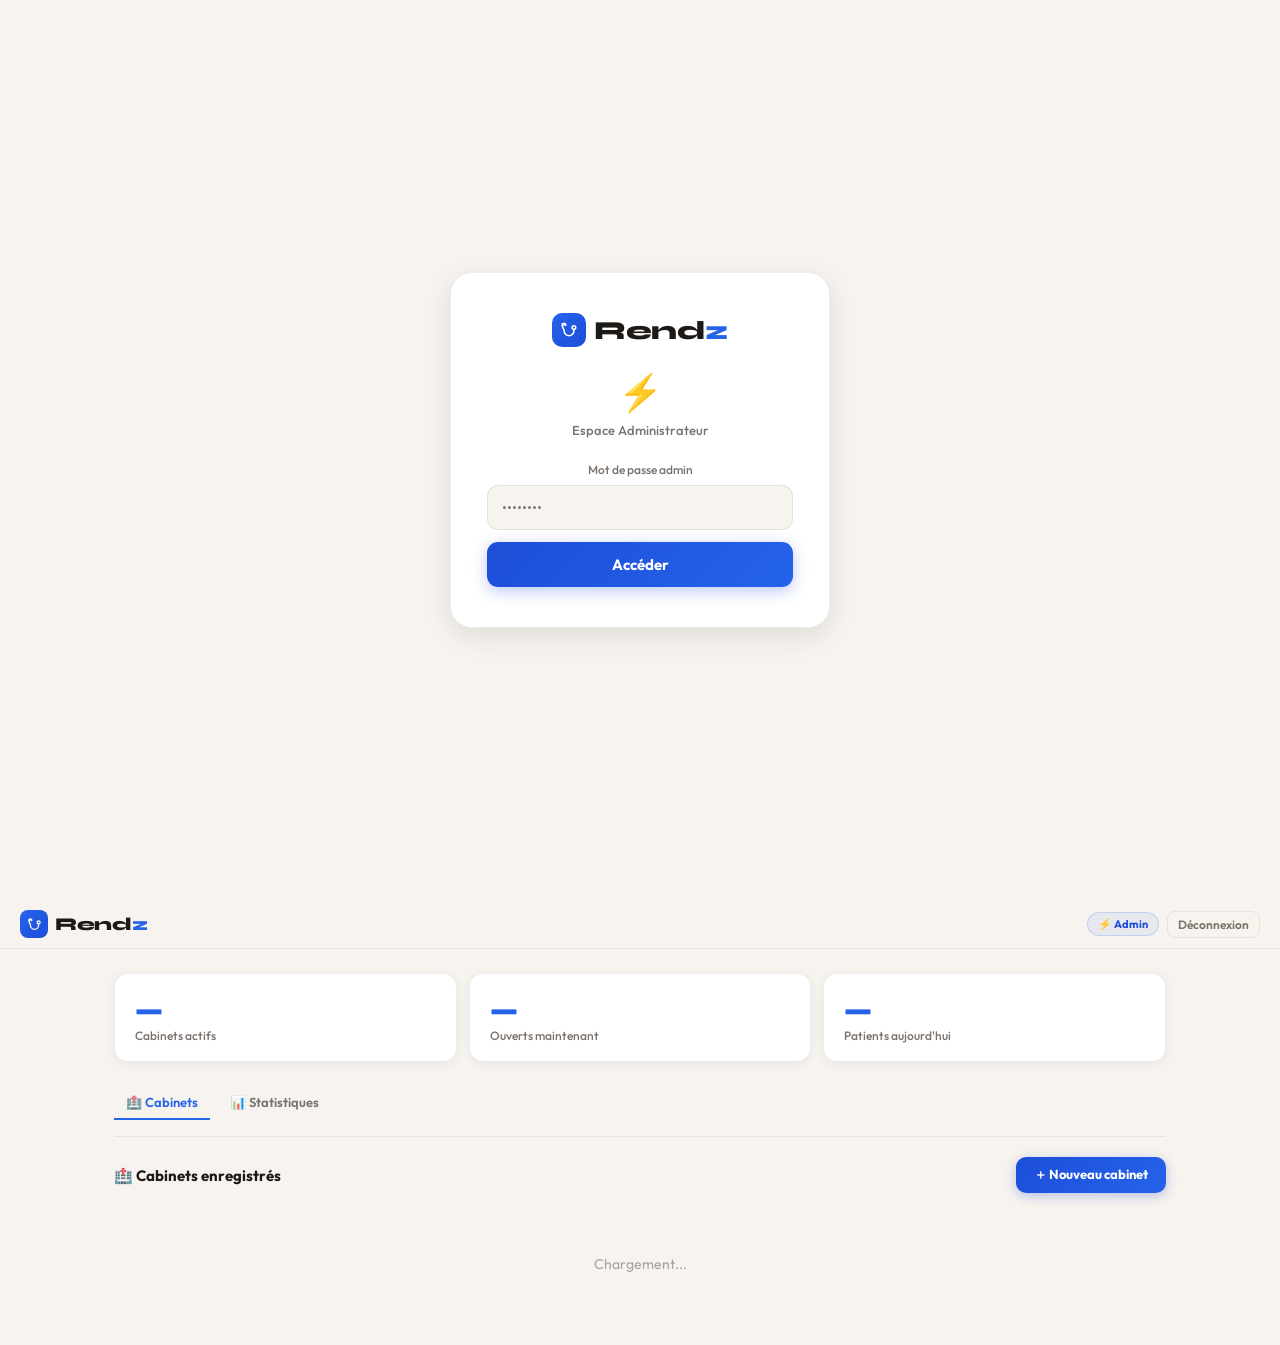
<file: admin.html>
<!DOCTYPE html>
<html lang="fr">
<head>
  <meta charset="UTF-8"/>
  <meta name="viewport" content="width=device-width, initial-scale=1.0"/>
  <title>Rendz — Admin</title>
  <link href="https://fonts.googleapis.com/css2?family=Cairo:wght@400;500;600;700;800&family=Outfit:wght@300;400;500;600;700;800;900&family=Syne:wght@700;800&display=swap" rel="stylesheet"/>
  <link rel="stylesheet" href="rendz-common.css"/>
  <script src="rendz-common.js" defer></script>
  <style>
    * { box-sizing: border-box; margin: 0; padding: 0; }to{opacity:1;transform:translateY(0);} }50%{box-shadow:0 0 28px rgba(37,99,235,0.4);} }

    /* ── LOGIN ── */

    /* ── DASHBOARD ── */
    .dashboard { display: none; }
    .topbar-logo-wrap { display: flex; align-items: center; gap: 7px; }
    .topbar-logo-icon {
      width: 28px; height: 28px; background: linear-gradient(140deg, #2563eb, #1d4ed8);
      border-radius: 8px; display: flex; align-items: center; justify-content: center;
    }
    .topbar-logo-text { font-family: 'Syne', sans-serif; font-size: 18px; font-weight: 800; color: var(--text); letter-spacing: -0.3px; }
    .topbar-logo-text span { color: var(--blue); }
    .admin-badge { background: var(--blue-dim); color: var(--blue-text); font-size: 11px; font-weight: 700; padding: 4px 10px; border-radius: 20px; border: 1px solid var(--blue-border); }

    /* MAIN */
    .main { max-width: 1100px; margin: 0 auto; padding: 24px; }

    /* GLOBAL STATS */
    .global-stats { display: grid; grid-template-columns: repeat(auto-fit, minmax(160px, 1fr)); gap: 12px; margin-bottom: 24px; }
    .gstat {
      background: white; border-radius: 14px; border: 1px solid var(--border);
      padding: 18px 20px; box-shadow: var(--shadow);
    }
    .gstat-val { font-family: 'Outfit', sans-serif; font-size: 32px; font-weight: 900; color: var(--blue); line-height: 1; letter-spacing: -1px; }
    .gstat-lbl { font-size: 12px; color: var(--text-sub); margin-top: 4px; font-weight: 500; }

    /* SECTION HEADER */
    .section-header { display: flex; align-items: center; justify-content: space-between; margin-bottom: 14px; }
    .section-title { font-size: 15px; font-weight: 700; color: var(--text); }

    /* NEW BUTTON */
    .new-btn {
      padding: 9px 18px; background: linear-gradient(135deg, #1d4ed8, #2563eb);
      color: white; border: none; border-radius: 10px;
      font-family: 'Outfit', sans-serif; font-size: 13px; font-weight: 700;
      cursor: pointer; display: flex; align-items: center; gap: 6px;
      box-shadow: 0 3px 12px rgba(29,78,216,0.3); transition: all 0.15s;
    }
    .new-btn:hover { transform: translateY(-1px); box-shadow: 0 6px 18px rgba(29,78,216,0.4); }

    /* CABINETS LIST */
    .cabinets-list { display: flex; flex-direction: column; gap: 10px; }
    .cabinet-card {
      background: white; border-radius: 14px; border: 1px solid var(--border);
      padding: 16px 20px; display: flex; align-items: center; gap: 14px;
      box-shadow: var(--shadow); transition: box-shadow 0.15s, transform 0.15s;
    }
    .cabinet-card:hover { box-shadow: var(--shadow-lg); transform: translateY(-1px); }
    .cabinet-card.inactive { opacity: 0.55; }

    .cab-avatar {
      width: 44px; height: 44px; border-radius: 12px;
      background: var(--blue-dim); border: 1px solid var(--blue-border);
      display: flex; align-items: center; justify-content: center;
      font-size: 20px; flex-shrink: 0;
    }
    .cab-info { flex: 1; min-width: 0; }
    .cab-name { font-size: 14px; font-weight: 700; color: var(--text); }
    .cab-spec { font-size: 12px; color: var(--text-sub); margin-top: 2px; }
    .cab-id { font-size: 10px; color: var(--text-muted); margin-top: 2px; font-family: monospace; letter-spacing: 0.3px; }

    .cab-stats { display: flex; gap: 18px; flex-shrink: 0; }
    .cab-stat { text-align: center; }
    .cab-stat-val { font-family: 'Outfit', sans-serif; font-size: 20px; font-weight: 800; color: var(--text); }
    .cab-stat-lbl { font-size: 10px; color: var(--text-muted); margin-top: 1px; }

    .pill { padding: 4px 12px; border-radius: 20px; font-size: 11px; font-weight: 700; }
    .pill.open   { background: var(--green-light); color: var(--green); border: 1px solid var(--green-border); }
    .pill.closed { background: var(--bg2); color: var(--text-muted); border: 1px solid var(--border); }

    .cab-actions { display: flex; gap: 7px; flex-shrink: 0; }
    .cab-btn {
      padding: 7px 12px; border-radius: 8px; border: 1px solid var(--border);
      background: white; font-family: 'Outfit', sans-serif; font-size: 12px;
      font-weight: 600; cursor: pointer; color: var(--text-sub); transition: all 0.15s;
    }
    .cab-btn:hover { border-color: var(--blue); color: var(--blue); }
    .cab-btn.danger:hover { border-color: var(--red); color: var(--red); }

    .empty-state { text-align: center; padding: 48px; color: var(--text-muted); font-size: 14px; }

    /* MODALS */
    .modal-overlay {
      display: none; position: fixed; inset: 0;
      background: rgba(28,25,23,0.45); z-index: 100;
      align-items: center; justify-content: center; padding: 24px;
    }
    .modal-overlay.show { display: flex; }
    .adm-modal-box {
      background: white; border-radius: 20px; padding: 30px 26px;
      width: 100%; max-width: 460px; box-shadow: var(--shadow-lg);
    }
    .adm-modal-title { font-size: 17px; font-weight: 700; color: var(--text); margin-bottom: 18px; }
    .field-label { font-size: 11px; font-weight: 600; color: var(--text-sub); text-transform: uppercase; letter-spacing: 0.4px; margin-bottom: 6px; }
    .field-input {
      width: 100%; padding: 10px 13px; border: 1.5px solid var(--border);
      border-radius: 9px; font-family: 'Outfit', sans-serif; font-size: 14px;
      color: var(--text); background: var(--bg); outline: none; margin-bottom: 12px;
    }
    .field-input:focus { border-color: var(--blue); background: white; }
    .adm-modal-footer { display: flex; gap: 10px; margin-top: 6px; }
    .adm-confirm-btn {
      flex: 1; padding: 12px; background: linear-gradient(135deg, #1d4ed8, #2563eb);
      color: white; border: none; border-radius: 10px;
      font-family: 'Outfit', sans-serif; font-size: 14px; font-weight: 700; cursor: pointer;
      box-shadow: 0 3px 12px rgba(29,78,216,0.3); transition: all 0.15s;
    }
    .adm-confirm-btn:hover { transform: translateY(-1px); }
    .adm-confirm-btn.red { background: var(--red); box-shadow: 0 3px 12px rgba(220,38,38,0.3); }
    .adm-confirm-btn.red:hover { background: #b91c1c; }
    .adm-cancel-btn {
      flex: 1; padding: 12px; background: var(--bg); color: var(--text-sub);
      border: 1px solid var(--border); border-radius: 10px;
      font-family: 'Outfit', sans-serif; font-size: 14px; font-weight: 600; cursor: pointer;
    }
    .adm-cancel-btn:hover { background: var(--cream); }
    .adm-modal-err { display: none; color: var(--red); font-size: 12px; margin-top: 6px; font-weight: 600; }

    .link-box {
      background: var(--blue-dim); border-radius: 10px; padding: 12px 14px;
      font-size: 12px; color: var(--blue-text); font-weight: 600;
      word-break: break-all; margin-top: 12px; display: none;
      border: 1px solid var(--blue-border); line-height: 1.7;
    }

    @media (max-width: 640px) {
      .cab-stats { display: none; }
      .topbar, .main { padding-left: 14px; padding-right: 14px; }
      .main { padding-top: 16px; }
      .cabinet-card { flex-wrap: wrap; }
    }
  
    /* ── ONGLET STATISTIQUES ─────────────────────────────────────────────── */
    .stats-tab { padding: 20px 24px 48px; display: none; }
    .stats-tab.active { display: block; }
    .stats-section-title {
      font-size: 12px; font-weight: 700; color: var(--text-sub);
      text-transform: uppercase; letter-spacing: 0.5px;
      margin: 20px 0 10px; display: flex; align-items: center; gap: 6px;
    }
    .stats-section-title:first-child { margin-top: 0; }

    /* Grandes cartes KPI */
    .kpi-grid { display: grid; grid-template-columns: repeat(2, 1fr); gap: 10px; margin-bottom: 6px; }
    .kpi-card {
      background: white; border: 1px solid var(--border); border-radius: 14px;
      padding: 16px; box-shadow: var(--shadow); text-align: center;
    }
    .kpi-val  { font-size: 28px; font-weight: 900; color: var(--text); line-height: 1; font-family: 'Outfit', sans-serif; }
    .kpi-lbl  { font-size: 11px; color: var(--text-muted); margin-top: 4px; font-weight: 500; }
    .kpi-card.blue  { border-top: 3px solid var(--blue);   } .kpi-card.blue  .kpi-val { color: var(--blue); }
    .kpi-card.green { border-top: 3px solid var(--green);  } .kpi-card.green .kpi-val { color: var(--green); }
    .kpi-card.orange{ border-top: 3px solid var(--orange); } .kpi-card.orange .kpi-val { color: var(--orange); }
    .kpi-card.red   { border-top: 3px solid var(--red);    } .kpi-card.red   .kpi-val { color: var(--red); }
    .kpi-card.full  { grid-column: 1 / -1; }

    /* Cartes info horizontales */
    .info-card {
      background: white; border: 1px solid var(--border); border-radius: 14px;
      padding: 14px 16px; box-shadow: var(--shadow); margin-bottom: 8px;
      display: flex; align-items: center; justify-content: space-between; gap: 12px;
    }
    .info-card-left  { font-size: 12px; color: var(--text-sub); font-weight: 500; }
    .info-card-right { font-size: 15px; font-weight: 800; color: var(--text); text-align: right; }

    /* Barre de progression */
    .bar-row { margin-bottom: 10px; }
    .bar-label { display: flex; justify-content: space-between; margin-bottom: 4px; font-size: 11px; font-weight: 600; color: var(--text-sub); }
    .bar-track { height: 8px; background: var(--bg2); border-radius: 99px; overflow: hidden; }
    .bar-fill  { height: 100%; border-radius: 99px; transition: width 0.6s ease; }
    .bar-fill.blue   { background: var(--blue); }
    .bar-fill.green  { background: var(--green); }
    .bar-fill.orange { background: var(--orange); }
    .bar-fill.red    { background: var(--red); }

    /* Estimation temps attente */
    .wait-estimate {
      background: linear-gradient(135deg, #eff6ff, #dbeafe);
      border: 1px solid var(--blue-border); border-radius: 14px;
      padding: 14px 16px; margin-bottom: 8px;
      display: flex; align-items: center; gap: 12px;
    }
    .wait-estimate-icon { font-size: 26px; flex-shrink: 0; }
    .wait-estimate-body { flex: 1; }
    .wait-estimate-title { font-size: 12px; font-weight: 700; color: var(--blue-text); margin-bottom: 2px; }
    .wait-estimate-val   { font-size: 11px; color: var(--text-sub); line-height: 1.5; }

    /* Tableau cabinets admin */
    .cab-stats-table { background: white; border: 1px solid var(--border); border-radius: 14px; overflow: hidden; box-shadow: var(--shadow); }
    .cab-stats-row {
      display: grid; grid-template-columns: 1fr 60px 60px 60px 80px;
      padding: 10px 14px; align-items: center; gap: 8px;
      border-bottom: 1px solid var(--bg2); font-size: 12px;
    }
    .cab-stats-row:last-child { border-bottom: none; }
    .cab-stats-row.header { background: var(--bg); font-weight: 700; color: var(--text-sub); font-size: 10px; text-transform: uppercase; letter-spacing: 0.3px; }
    .cab-stats-row .rank { font-weight: 800; color: var(--text-muted); font-size: 13px; }
    .cab-stats-row .cab-nom { font-weight: 600; color: var(--text); }
    .cab-stats-row .cab-spec-small { font-size: 10px; color: var(--text-muted); }
    .cab-stats-row .num { text-align: center; font-weight: 700; color: var(--text); }
    .activity-pill {
      font-size: 10px; font-weight: 700; padding: 3px 8px; border-radius: 20px; text-align: center;
    }
    .activity-pill.high   { background: var(--green-light); color: var(--green); border: 1px solid var(--green-border); }
    .activity-pill.medium { background: var(--orange-light); color: var(--orange); border: 1px solid var(--orange-border); }
    .activity-pill.low    { background: var(--red-light);    color: var(--red);    border: 1px solid var(--red-border); }

    /* Loader stats */
    .stats-loading { text-align: center; padding: 40px; color: var(--text-muted); font-size: 13px; }
    .stats-empty   { text-align: center; padding: 28px; color: var(--text-muted); font-size: 13px; }
      .tab-btn { background:none; border:none; border-bottom:2px solid transparent; padding:8px 12px; font-family:'Outfit',sans-serif; font-size:13px; font-weight:600; color:var(--text-sub); cursor:pointer; transition:all 0.15s; }
    .tab-btn.active { color:var(--blue); border-bottom-color:var(--blue); }
    .tab-btn:hover:not(.active) { color:var(--text); }
</style>
</head>
<body>

<!-- LOGIN -->
<div class="login-wrap" id="loginWrap">
  <div class="login-card">
    <div class="login-logo-wrap">
      <div class="login-logo-icon">
        <svg width="18" height="18" viewBox="0 0 22 22" fill="none"><path d="M5 3C5 3 3 3 3 6C3 9 5 9 5 12C5 15.3137 7.68629 18 11 18C14.3137 18 17 15.3137 17 12V10" stroke="white" stroke-width="1.9" stroke-linecap="round"/><circle cx="17" cy="8" r="2.2" stroke="white" stroke-width="1.9"/><path d="M3 6C3 5 2.5 4.5 3 3.5C3.5 3 4.5 3 5 3" stroke="white" stroke-width="1.9" stroke-linecap="round"/><path d="M5 3C5.5 3 6.5 3 7 4C7.5 5 6.5 5.5 6 5" stroke="white" stroke-width="1.9" stroke-linecap="round"/></svg>
      </div>
      <div class="login-logo-text">Rend<span>z</span></div>
    </div>
    <div class="login-role-icon">⚡</div>
    <div class="login-role">Espace Administrateur</div>
    <div class="login-label">Mot de passe admin</div>
    <input class="login-input" type="password" id="pwdInput" placeholder="••••••••" onkeydown="if(event.key==='Enter') login()"/>
    <button class="login-btn" onclick="login()">Accéder</button>
    <div class="login-err" id="loginErr">Mot de passe incorrect.</div>
  </div>
</div>

<!-- DASHBOARD -->
<div class="dashboard" id="dashboard">
  <div class="topbar">
    <div class="topbar-logo-wrap">
      <div class="topbar-logo-icon">
        <svg width="15" height="15" viewBox="0 0 22 22" fill="none"><path d="M5 3C5 3 3 3 3 6C3 9 5 9 5 12C5 15.3137 7.68629 18 11 18C14.3137 18 17 15.3137 17 12V10" stroke="white" stroke-width="1.9" stroke-linecap="round"/><circle cx="17" cy="8" r="2.2" stroke="white" stroke-width="1.9"/><path d="M3 6C3 5 2.5 4.5 3 3.5C3.5 3 4.5 3 5 3" stroke="white" stroke-width="1.9" stroke-linecap="round"/><path d="M5 3C5.5 3 6.5 3 7 4C7.5 5 6.5 5.5 6 5" stroke="white" stroke-width="1.9" stroke-linecap="round"/></svg>
      </div>
      <div class="topbar-logo-text">Rend<span>z</span></div>
    </div>
    <div class="topbar-right">
      <div class="admin-badge">⚡ Admin</div>
      <button class="logout-btn" onclick="logout()">Déconnexion</button>
    </div>
  </div>

  <div class="main">
    <div class="global-stats">
      <div class="gstat"><div class="gstat-val" id="totalCabinets">—</div><div class="gstat-lbl">Cabinets actifs</div></div>
      <div class="gstat"><div class="gstat-val" id="totalOuverts">—</div><div class="gstat-lbl">Ouverts maintenant</div></div>
      <div class="gstat"><div class="gstat-val" id="totalPatients">—</div><div class="gstat-lbl">Patients aujourd'hui</div></div>
    </div>

    <div id="admin-tabs" style="display:flex;gap:8px;padding:0 0 16px;border-bottom:1px solid var(--border);margin-bottom:20px;"><button class="tab-btn active" id="adminTab-cabinets" onclick="switchAdminTab('cabinets',this)">🏥 Cabinets</button><button class="tab-btn" id="adminTab-stats" onclick="switchAdminTab('stats',this)">📊 Statistiques</button></div>
  <div id="admin-panel-cabinets">
  <div class="section-header">
      <div class="section-title">🏥 Cabinets enregistrés</div>
      <button class="new-btn" onclick="openNew()">＋ Nouveau cabinet</button>
    </div>
    <div class="cabinets-list" id="cabinetsList">
      <div class="empty-state">Chargement...</div>
    </div>
  </div>
</div>

<!-- MODALE NOUVEAU CABINET -->
  </div><!-- /admin-panel-cabinets -->
  <div id="admin-panel-stats" style="display:none"><div id="tab-stats-admin" class="stats-tab"></div></div>

<div class="modal-overlay" id="modalNew">
  <div class="adm-modal-box">
    <div class="adm-modal-title">➕ Nouveau cabinet</div>
    <div class="field-label">Nom du médecin</div>
    <input class="field-input" type="text" id="newNom" placeholder="Ex: Dr. Benali Mohamed"/>
    <div class="field-label">Spécialité</div>
    <input class="field-input" type="text" id="newSpec" placeholder="Ex: Cardiologue"/>
    <div class="field-label">Identifiant unique (cabinet-id)</div>
    <input class="field-input" type="text" id="newId" placeholder="Ex: cabinet-benali"/>
    <div class="field-label">Mot de passe médecin</div>
    <input class="field-input" type="text" id="newPwdMed" placeholder="Ex: medecin2025"/>
    <div class="field-label">Mot de passe assistante</div>
    <input class="field-input" type="text" id="newPwdAss" placeholder="Ex: assistante2025"/>
    <div class="adm-modal-err" id="newErr">Veuillez remplir tous les champs.</div>
    <div class="link-box" id="newLinkBox"></div>
    <div class="adm-modal-footer">
      <button class="adm-confirm-btn" id="newConfirmBtn" onclick="createCabinet()">✓ Créer</button>
      <button class="adm-cancel-btn" onclick="closeNew()">Annuler</button>
    </div>
  </div>
</div>

<!-- MODALE CONFIRMATION SUPPRESSION -->
<div class="modal-overlay" id="modalConfirm">
  <div class="adm-modal-box" style="max-width:380px;text-align:center">
    <div style="font-size:36px;margin-bottom:12px" id="confirmIcon">⚠️</div>
    <div class="adm-modal-title" style="text-align:center" id="confirmTitle"></div>
    <div style="font-size:13px;color:var(--text-sub);margin-bottom:22px;line-height:1.5" id="confirmMsg"></div>
    <div class="adm-modal-footer">
      <button class="adm-confirm-btn red" onclick="confirmAction()">Supprimer</button>
      <button class="adm-cancel-btn" onclick="closeConfirm()">Annuler</button>
    </div>
  </div>
</div>

<script>
  const ADMIN_PWD_HASH = '51d8592338dd8ed8bf6f42dc02e157541718e94b3bbbda0f27cb62a48dfbc70e'; // sha256('rendz-admin-2025')
  const BASE_URL = window.location.origin + window.location.pathname.replace('admin.html', '');
  let pendingAction = null;

  async function login() {
    const pwd  = document.getElementById('pwdInput').value;
    const hash = await sha256(pwd);
    if (hash === ADMIN_PWD_HASH) {
      localStorage.setItem('rendz_admin', 'true');
      showDashboard();
    } else {
      document.getElementById('loginErr').style.display = 'block';
    }
  }

  function showDashboard() {
    document.getElementById('loginWrap').style.display = 'none';
    document.getElementById('dashboard').style.display = 'block';
    applyCachedCabinets();
    loadAll();
  }

  function logout() {
    localStorage.removeItem('rendz_admin');
    document.getElementById('loginWrap').style.display = 'flex';
    document.getElementById('dashboard').style.display = 'none';
    document.getElementById('pwdInput').value = '';
  }


  // ── STATISTIQUES ADMIN ──────────────────────────────────────────────────
  async function loadStatsAdmin() {
    const tabEl = document.getElementById('tab-stats-admin');
    if (!tabEl) return;
    tabEl.innerHTML = '<div class="stats-loading">⏳ Chargement…</div>';

    const today  = new Date().toISOString().split('T')[0];
    const m30ago = (() => { const d = new Date(); d.setDate(d.getDate()-30); return d.toISOString().split('T')[0]; })();
    const m1ago  = (() => { const d = new Date(); d.setMonth(d.getMonth()-1); return d.toISOString().split('T')[0]; })();
    const monday = (() => {
      const d = new Date(); const day = d.getDay();
      d.setDate(d.getDate() + (day === 0 ? -6 : 1 - day));
      return d.toISOString().split('T')[0];
    })();

    const [paramRes, todayRes, weekRes, monthRes, m30Res] = await Promise.all([
      fetch(`${SUPABASE_URL}/rest/v1/parametres?cabinet_id=not.is.null`, { headers: SB_H }),
      fetch(`${SUPABASE_URL}/rest/v1/inscriptions?date_inscription=eq.${today}&select=cabinet_id,statut`, { headers: SB_H }),
      fetch(`${SUPABASE_URL}/rest/v1/inscriptions?date_inscription=gte.${monday}&date_inscription=lte.${today}&select=cabinet_id,statut`, { headers: SB_H }),
      fetch(`${SUPABASE_URL}/rest/v1/inscriptions?date_inscription=gte.${m1ago}&date_inscription=lte.${today}&select=cabinet_id,statut`, { headers: SB_H }),
      fetch(`${SUPABASE_URL}/rest/v1/inscriptions?date_inscription=gte.${m30ago}&date_inscription=lte.${today}&select=cabinet_id,date_inscription,statut`, { headers: SB_H })
    ]);

    const cabinets = await paramRes.json();
    const todayInsc = await todayRes.json();
    const weekInsc  = await weekRes.json();
    const monthInsc = await monthRes.json();
    const m30Insc   = await m30Res.json();

    // ── Totaux globaux ───────────────────────────────────────────────────
    const totalAuj    = todayInsc.length;
    const totalSemaine= weekInsc.length;
    const totalMois   = monthInsc.length;
    const totalOuverts= cabinets.filter(c => c.ouvert).length;

    // ── Grouper par cabinet ──────────────────────────────────────────────
    function groupBy(list, key) {
      return list.reduce((acc, x) => { acc[x[key]] = (acc[x[key]] || 0) + 1; return acc; }, {});
    }
    const aujByCab   = groupBy(todayInsc, 'cabinet_id');
    const moisByCab  = groupBy(monthInsc, 'cabinet_id');
    const absByCab   = monthInsc.filter(p => p.statut === 'absent').reduce((acc,p) => { acc[p.cabinet_id]=(acc[p.cabinet_id]||0)+1; return acc; }, {});

    // Taux d'activité : nb de jours distincts où le cabinet a eu des patients (30j)
    const joursByCab = {};
    m30Insc.forEach(p => {
      if (!joursByCab[p.cabinet_id]) joursByCab[p.cabinet_id] = new Set();
      joursByCab[p.cabinet_id].add(p.date_inscription);
    });

    // ── Jour le plus chargé tous cabinets ───────────────────────────────
    const joursNoms = ['Dim','Lun','Mar','Mer','Jeu','Ven','Sam'];
    const jourCount = {};
    m30Insc.forEach(p => {
      const j = joursNoms[new Date(p.date_inscription).getDay()];
      jourCount[j] = (jourCount[j] || 0) + 1;
    });
    const jourMax = Math.max(...Object.values(jourCount), 1);
    const joursOrdonnes = ['Lun','Mar','Mer','Jeu','Ven','Sam','Dim'].filter(j => jourCount[j]);

    // ── Classement cabinets ──────────────────────────────────────────────
    const ranking = cabinets
      .map(c => ({
        id:       c.cabinet_id,
        nom:      c.nom_cabinet || c.cabinet_id,
        spec:     c.specialite || '—',
        auj:      aujByCab[c.cabinet_id]  || 0,
        mois:     moisByCab[c.cabinet_id] || 0,
        absents:  absByCab[c.cabinet_id]  || 0,
        jours:    joursByCab[c.cabinet_id] ? joursByCab[c.cabinet_id].size : 0,
        tauxAbs:  moisByCab[c.cabinet_id] > 0
                    ? Math.round((absByCab[c.cabinet_id]||0) / moisByCab[c.cabinet_id] * 100)
                    : 0,
        ouvert:   c.ouvert
      }))
      .sort((a, b) => b.mois - a.mois);

    function activityLabel(jours) {
      if (jours >= 20) return '<span class="activity-pill high">Très actif</span>';
      if (jours >= 10) return '<span class="activity-pill medium">Actif</span>';
      return '<span class="activity-pill low">Peu actif</span>';
    }

    // ── RENDU ────────────────────────────────────────────────────────────
    tabEl.innerHTML = `
      <div class="stats-section-title">🌐 Vue globale</div>
      <div class="kpi-grid">
        <div class="kpi-card blue"><div class="kpi-val">${totalAuj}</div><div class="kpi-lbl">Patients aujourd'hui</div></div>
        <div class="kpi-card green"><div class="kpi-val">${totalOuverts}/${cabinets.length}</div><div class="kpi-lbl">Cabinets ouverts</div></div>
        <div class="kpi-card"><div class="kpi-val">${totalSemaine}</div><div class="kpi-lbl">Cette semaine</div></div>
        <div class="kpi-card"><div class="kpi-val">${totalMois}</div><div class="kpi-lbl">Ce mois</div></div>
      </div>

      ${joursOrdonnes.length > 0 ? `
      <div class="stats-section-title">📅 Jour le plus chargé (30 jours)</div>
      ${joursOrdonnes.map(j => `
        <div class="bar-row">
          <div class="bar-label"><span>${j}</span><span>${jourCount[j]} patients</span></div>
          <div class="bar-track"><div class="bar-fill blue" style="width:${Math.round(jourCount[j]/jourMax*100)}%"></div></div>
        </div>`).join('')}` : ''}

      <div class="stats-section-title">🏆 Classement des cabinets (ce mois)</div>
      <div class="cab-stats-table">
        <div class="cab-stats-row header">
          <span>Cabinet</span>
          <span style="text-align:center">Auj.</span>
          <span style="text-align:center">Mois</span>
          <span style="text-align:center">Abs.%</span>
          <span style="text-align:center">Activité</span>
        </div>
        ${ranking.map((c, i) => `
        <div class="cab-stats-row">
          <div>
            <div class="cab-nom">${i === 0 ? '🥇 ' : i === 1 ? '🥈 ' : i === 2 ? '🥉 ' : ''}${c.nom}</div>
            <div class="cab-spec-small">${c.spec}</div>
          </div>
          <div class="num">${c.auj}</div>
          <div class="num">${c.mois}</div>
          <div class="num" style="color:${c.tauxAbs > 20 ? 'var(--red)' : 'var(--text)'}">${c.tauxAbs}%</div>
          <div>${activityLabel(c.jours)}</div>
        </div>`).join('')}
      </div>
    `;
  }

  function switchAdminTab(name, btn) {
    document.querySelectorAll('#admin-tabs .tab-btn').forEach(b => b.classList.remove('active'));
    btn.classList.add('active');
    document.getElementById('admin-panel-cabinets').style.display = name === 'cabinets' ? 'block' : 'none';
    document.getElementById('admin-panel-stats').style.display = name === 'stats' ? 'block' : 'none';
    if (name === 'stats') loadStatsAdmin();
  }

  if (localStorage.getItem('rendz_admin')) showDashboard();

  const LS_ADMIN = 'rendz_admin_cabinets';

  // Afficher la liste immédiatement depuis le cache si disponible
  function applyCachedCabinets() {
    try {
      const cached = localStorage.getItem(LS_ADMIN);
      if (!cached) return false;
      const { cabinets } = JSON.parse(cached);
      if (!cabinets || cabinets.length === 0) return false;
      renderCabinetList(cabinets, {});   // compteurs à 0 — mis à jour par loadAll
      document.getElementById('totalCabinets').textContent = cabinets.length;
      return true;
    } catch(e) { return false; }
  }

  async function loadAll() {
    const today = new Date().toISOString().split('T')[0];
    const [paramRes, inscRes] = await Promise.all([
      fetch(`${SUPABASE_URL}/rest/v1/parametres?cabinet_id=not.is.null&order=id.asc`, { headers: SB_H }),
      fetch(`${SUPABASE_URL}/rest/v1/inscriptions?date_inscription=eq.${today}&select=cabinet_id`, { headers: SB_H })
    ]);
    const cabinets = await paramRes.json();
    const inscriptions = await inscRes.json();
    const countByCabinet = {};
    inscriptions.forEach(i => { countByCabinet[i.cabinet_id] = (countByCabinet[i.cabinet_id] || 0) + 1; });
    document.getElementById('totalCabinets').textContent = cabinets.length;
    document.getElementById('totalOuverts').textContent = cabinets.filter(c => c.ouvert).length;
    document.getElementById('totalPatients').textContent = inscriptions.length;

    // Sauvegarder structure cabinets en cache (sans les compteurs patients)
    try {
      localStorage.setItem(LS_ADMIN, JSON.stringify({ cabinets }));
    } catch(e) {}

    const list = document.getElementById('cabinetsList');
    if (cabinets.length === 0) {
      list.innerHTML = '<div class="empty-state">Aucun cabinet enregistré.<br>Cliquez sur "Nouveau cabinet" pour commencer.</div>';
      return;
    }
    renderCabinetList(cabinets, countByCabinet);
  }

  function renderCabinetList(cabinets, countByCabinet) {
    const list = document.getElementById('cabinetsList');
    if (!list) return;
    list.innerHTML = cabinets.map(c => {
      const count = countByCabinet[c.cabinet_id] || 0;
      const isOpen = c.ouvert;
      const nom = c.nom_cabinet || c.cabinet_id;
      const spec = c.specialite || '—';
      return `<div class="cabinet-card ${!isOpen ? 'inactive' : ''}">
        <div class="cab-avatar">🏥</div>
        <div class="cab-info">
          <div class="cab-name">${nom}</div>
          <div class="cab-spec">${spec}</div>
          <div class="cab-id">${c.cabinet_id}</div>
        </div>
        <div class="cab-stats">
          <div class="cab-stat"><div class="cab-stat-val">${count}</div><div class="cab-stat-lbl">Patients</div></div>
          <div class="cab-stat"><div class="cab-stat-val">${c.numero_en_cours || 0}</div><div class="cab-stat-lbl">En cours</div></div>
        </div>
        <div><span class="pill ${isOpen ? 'open' : 'closed'}">${isOpen ? '✓ Ouvert' : '✗ Fermé'}</span></div>
        <div class="cab-actions">
          <button class="cab-btn" onclick="copyLink('${c.cabinet_id}')">🔗 Lien</button>
          <button class="cab-btn danger" onclick="askDelete('${c.cabinet_id}', '${nom}')">🗑</button>
        </div>
      </div>`;
    }).join('');
  }

  function copyLink(cabinetId) {
    const url = `${BASE_URL}cabinet.html?id=${cabinetId}`;
    navigator.clipboard.writeText(url).then(() => { alert('✓ Lien copié !\n\n' + url); });
  }

  function openNew() {
    ['newNom','newSpec','newId','newPwdMed','newPwdAss'].forEach(id => { document.getElementById(id).value = ''; });
    document.getElementById('newErr').style.display = 'none';
    document.getElementById('newLinkBox').style.display = 'none';
    document.getElementById('newConfirmBtn').style.display = 'block';
    document.getElementById('newConfirmBtn').textContent = '✓ Créer';
    document.getElementById('newConfirmBtn').disabled = false;
    document.getElementById('modalNew').classList.add('show');
  }

  function closeNew() { document.getElementById('modalNew').classList.remove('show'); loadAll(); }

  async function createCabinet() {
    const nom = document.getElementById('newNom').value.trim();
    const spec = document.getElementById('newSpec').value.trim();
    const id = document.getElementById('newId').value.trim().toLowerCase().replace(/\s+/g, '-');
    const pwdMed = document.getElementById('newPwdMed').value.trim();
    const pwdAss = document.getElementById('newPwdAss').value.trim();
    if (!nom || !id || !pwdMed || !pwdAss) { document.getElementById('newErr').style.display = 'block'; return; }
    document.getElementById('newErr').style.display = 'none';
    document.getElementById('newConfirmBtn').textContent = '...';
    document.getElementById('newConfirmBtn').disabled = true;

    await fetch(`${SUPABASE_URL}/rest/v1/parametres`, {
      method: 'POST',
      headers: SB_HJ,
      body: JSON.stringify({ cabinet_id: id, nom_cabinet: nom, specialite: spec, ouvert: false, numero_en_cours: 0, limite_patients: 0 })
    });
    await fetch(`${SUPABASE_URL}/rest/v1/utilisateurs`, {
      method: 'POST',
      headers: SB_HJ,
      body: JSON.stringify([
        { cabinet_id: id, role: 'medecin', mot_de_passe: pwdMed },
        { cabinet_id: id, role: 'assistante', mot_de_passe: pwdAss }
      ])
    });
    const link = `${BASE_URL}cabinet.html?id=${id}`;
    const lb = document.getElementById('newLinkBox');
    lb.innerHTML = `✅ Cabinet créé !<br><br>🔗 Lien à envoyer au médecin :<br><strong>${link}</strong>`;
    lb.style.display = 'block';
    document.getElementById('newConfirmBtn').style.display = 'none';
  }

  function askDelete(cabinetId, nom) {
    document.getElementById('confirmIcon').textContent = '🗑️';
    document.getElementById('confirmTitle').textContent = `Supprimer ${nom} ?`;
    document.getElementById('confirmMsg').textContent = 'Toutes les données de ce cabinet seront supprimées définitivement.';
    pendingAction = () => deleteCabinet(cabinetId);
    document.getElementById('modalConfirm').classList.add('show');
  }

  function closeConfirm() { document.getElementById('modalConfirm').classList.remove('show'); pendingAction = null; }
  async function confirmAction() { closeConfirm(); if (pendingAction) await pendingAction(); }

  async function deleteCabinet(cabinetId) {
    await Promise.all([
      fetch(`${SUPABASE_URL}/rest/v1/parametres?cabinet_id=eq.${cabinetId}`, { method: 'DELETE', headers: SB_H }),
      fetch(`${SUPABASE_URL}/rest/v1/utilisateurs?cabinet_id=eq.${cabinetId}`, { method: 'DELETE', headers: SB_H }),
      fetch(`${SUPABASE_URL}/rest/v1/inscriptions?cabinet_id=eq.${cabinetId}`, { method: 'DELETE', headers: SB_H }),
    ]);
    loadAll();
  }

  document.getElementById('modalNew').addEventListener('click', function(e) { if (e.target === this) closeNew(); });
  document.getElementById('modalConfirm').addEventListener('click', function(e) { if (e.target === this) closeConfirm(); });
  document.getElementById('pwdInput').addEventListener('keydown', e => { if(e.key==='Enter') login(); });
  setInterval(loadAll, 20000);
</script>
<div id="toast-container"></div>
</body>
</html>
</file>
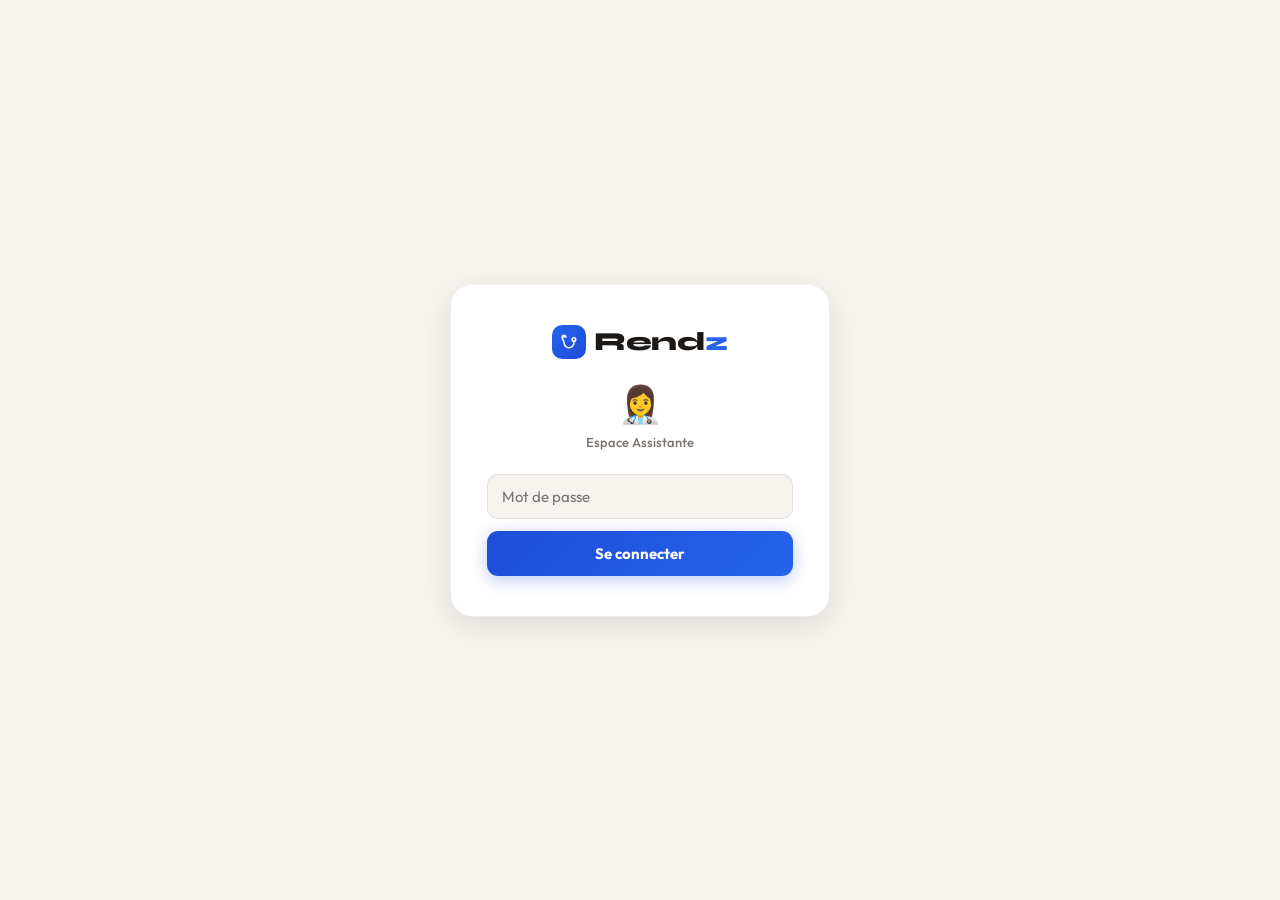
<file: assistante.html>
<!DOCTYPE html>
<html lang="fr">
<head>
  <meta charset="UTF-8"/>
  <meta name="viewport" content="width=device-width, initial-scale=1.0"/>
  <title>Rendz — Assistante</title>
  <link href="https://fonts.googleapis.com/css2?family=Outfit:wght@300;400;500;600;700;800&family=Syne:wght@700;800&display=swap" rel="stylesheet"/>
  <style>
    :root {
      --bg:          #f7f3ee;
      --bg2:         #f0ebe3;
      --cream:       #ede8e0;
      --blue:        #2563eb;
      --blue-dim:    rgba(37,99,235,0.08);
      --blue-border: rgba(37,99,235,0.18);
      --blue-text:   #1d4ed8;
      --white:       #ffffff;
      --text:        #1c1917;
      --text-sub:    #78716c;
      --text-muted:  #a8a29e;
      --border:      rgba(0,0,0,0.07);
      --shadow:      0 2px 12px rgba(0,0,0,0.06);
      --shadow-lg:   0 8px 28px rgba(0,0,0,0.10);
      --green:       #16a34a;
      --green-light: #f0fdf4;
      --green-border:#bbf7d0;
      --orange:      #ea580c;
      --orange-light:#fff7ed;
      --orange-border:#fed7aa;
      --red:         #dc2626;
      --red-light:   #fef2f2;
      --red-border:  #fecaca;
    }
    * { box-sizing: border-box; margin: 0; padding: 0; }
    body { font-family: 'Outfit', sans-serif; background: var(--bg); min-height: 100vh; }

    @keyframes fadeUp { from{opacity:0;transform:translateY(12px);}to{opacity:1;transform:translateY(0);} }
    @keyframes pulse  { 0%,100%{opacity:1;}50%{opacity:0.3;} }
    @keyframes glow   { 0%,100%{box-shadow:0 0 16px rgba(37,99,235,0.25);}50%{box-shadow:0 0 28px rgba(37,99,235,0.4);} }

    /* ── LOGIN ── */
    .login-wrap {
      min-height: 100vh; display: flex; align-items: center;
      justify-content: center; padding: 20px; background: var(--bg);
    }
    .login-card {
      background: white; border-radius: 22px; padding: 40px 36px;
      width: 100%; max-width: 380px;
      box-shadow: var(--shadow-lg); border: 1px solid var(--border);
      text-align: center;
      animation: fadeUp 0.5s ease both;
    }
    .login-logo-wrap { display: inline-flex; align-items: center; gap: 8px; margin-bottom: 6px; }
    .login-logo-icon {
      width: 34px; height: 34px;
      background: linear-gradient(140deg, #2563eb, #1d4ed8);
      border-radius: 10px; display: flex; align-items: center; justify-content: center;
      animation: glow 3s ease-in-out infinite;
    }
    .login-logo-text { font-family: 'Syne', sans-serif; font-size: 26px; font-weight: 800; color: var(--text); letter-spacing: -0.5px; }
    .login-logo-text span { color: var(--blue); }
    .login-role-icon { font-size: 36px; margin: 16px 0 8px; }
    .login-role { font-size: 13px; color: var(--text-sub); margin-bottom: 24px; font-weight: 500; }
    .login-input {
      width: 100%; padding: 12px 14px; border: 1.5px solid var(--border);
      border-radius: 11px; font-family: 'Outfit', sans-serif; font-size: 15px;
      color: var(--text); background: var(--bg); margin-bottom: 12px; outline: none;
    }
    .login-input:focus { border-color: var(--blue); background: white; }
    .login-btn {
      width: 100%; padding: 13px;
      background: linear-gradient(135deg, #1d4ed8, #2563eb);
      color: white; border: none; border-radius: 11px;
      font-family: 'Outfit', sans-serif; font-size: 15px; font-weight: 700;
      cursor: pointer; box-shadow: 0 4px 16px rgba(29,78,216,0.3);
    }
    .login-btn:hover { transform: translateY(-1px); }
    .login-err { color: var(--red); font-size: 13px; margin-top: 10px; display: none; font-weight: 500; }

    /* ── DASHBOARD ── */
    .dashboard { display: none; }

    .topbar {
      background: white; border-bottom: 1px solid var(--border);
      padding: 12px 24px; display: flex; align-items: center; justify-content: space-between;
      position: sticky; top: 0; z-index: 10;
      box-shadow: 0 1px 8px rgba(0,0,0,0.04);
    }
    .topbar-logo-wrap { display: flex; align-items: center; gap: 7px; }
    .topbar-logo-icon {
      width: 28px; height: 28px; background: linear-gradient(140deg, #2563eb, #1d4ed8);
      border-radius: 8px; display: flex; align-items: center; justify-content: center;
    }
    .topbar-logo-text { font-family: 'Syne', sans-serif; font-size: 18px; font-weight: 800; color: var(--text); letter-spacing: -0.3px; }
    .topbar-logo-text span { color: var(--blue); }
    .topbar-right { display: flex; align-items: center; gap: 12px; }
    .topbar-date { font-size: 12px; color: var(--text-sub); font-weight: 500; }
    .live-dot { width: 7px; height: 7px; background: #4ade80; border-radius: 50%; display: inline-block; animation: pulse 1.5s infinite; }
    .logout-btn {
      padding: 6px 14px; border-radius: 8px; border: 1px solid var(--border);
      background: white; color: var(--text-sub);
      font-family: 'Outfit', sans-serif; font-size: 12px; font-weight: 500; cursor: pointer;
    }
    .logout-btn:hover { border-color: var(--red); color: var(--red); }

    /* CONSULT BAR */
    .consult-bar {
      background: linear-gradient(135deg, #ea580c, #f97316);
      padding: 16px 24px; display: flex; align-items: center;
      justify-content: space-between; flex-wrap: wrap; gap: 12px;
    }
    .consult-label { font-size: 10px; color: rgba(255,255,255,0.75); font-weight: 700; text-transform: uppercase; letter-spacing: 0.5px; margin-bottom: 2px; }
    .consult-number { font-family: 'Outfit', sans-serif; font-size: 38px; font-weight: 900; color: white; line-height: 1; letter-spacing: -1px; }
    .consult-name { font-size: 13px; color: rgba(255,255,255,0.85); margin-top: 3px; }
    .fin-btn {
      background: white; color: var(--orange); border: none; border-radius: 10px;
      padding: 10px 20px; font-family: 'Outfit', sans-serif; font-size: 14px; font-weight: 700;
      cursor: pointer; transition: all 0.15s;
    }
    .fin-btn:hover { background: var(--text); color: white; }
    .no-consult {
      background: var(--cream); border-bottom: 1px solid var(--border);
      padding: 11px 24px; font-size: 13px; color: var(--text-sub);
      display: flex; align-items: center; gap: 8px; font-weight: 500;
    }

    /* STATS */
    .stats-row { display: flex; gap: 10px; padding: 18px 24px 0; flex-wrap: wrap; }
    .stat-card {
      background: white; border-radius: 12px; padding: 14px 16px;
      flex: 1; min-width: 90px; border: 1px solid var(--border);
      box-shadow: var(--shadow);
    }
    .stat-val { font-family: 'Outfit', sans-serif; font-size: 26px; font-weight: 800; color: var(--blue); }
    .stat-lbl { font-size: 11px; color: var(--text-sub); margin-top: 2px; font-weight: 500; }

    /* CONTENT */
    .content { padding: 18px 24px; }
    .two-col { display: grid; grid-template-columns: 1fr 300px; gap: 18px; align-items: start; }
    .section-title { font-size: 14px; font-weight: 700; color: var(--text); margin-bottom: 12px; display: flex; align-items: center; gap: 8px; }
    .refresh-btn {
      border: 1.5px solid var(--border); background: white; color: var(--text-sub);
      border-radius: 8px; padding: 4px 11px; font-size: 12px; cursor: pointer;
      font-family: 'Outfit', sans-serif; font-weight: 500;
    }
    .refresh-btn:hover { border-color: var(--blue); color: var(--blue); }

    /* LIST */
    .list-wrap { background: white; border-radius: 14px; border: 1px solid var(--border); overflow: hidden; box-shadow: var(--shadow); }
    .list-header {
      display: grid; grid-template-columns: 46px 1fr 110px 210px;
      padding: 10px 18px; background: var(--bg);
      border-bottom: 1px solid var(--border);
      font-size: 11px; font-weight: 600; color: var(--text-sub);
      text-transform: uppercase; letter-spacing: 0.3px;
    }
    .list-item {
      display: grid; grid-template-columns: 46px 1fr 110px 210px;
      padding: 12px 18px; border-bottom: 1px solid var(--cream);
      align-items: center; transition: background 0.1s;
    }
    .list-item:last-child { border-bottom: none; }
    .list-item:hover { background: var(--bg); }
    .list-item.en_cours { background: var(--orange-light); border-left: 3px solid var(--orange); }
    .list-item.absent { opacity: 0.5; }
    .list-item.termine { opacity: 0.4; }
    .list-item.manuel { border-left: 3px solid var(--blue); }

    .num-badge {
      width: 32px; height: 32px; border-radius: 50%;
      display: flex; align-items: center; justify-content: center;
      font-weight: 700; font-size: 13px; color: white; background: var(--blue);
    }
    .num-badge.present  { background: var(--green); }
    .num-badge.en_cours { background: var(--orange); }
    .num-badge.absent   { background: var(--text-muted); }
    .num-badge.termine  { background: var(--cream); color: var(--text-muted); }

    .name-col { font-weight: 600; color: var(--text); font-size: 14px; }
    .name-col .tel { font-size: 12px; color: var(--text-sub); font-weight: 400; margin-top: 1px; }
    .name-col .tag-manuel { font-size: 10px; background: var(--blue-dim); color: var(--blue); border-radius: 4px; padding: 1px 6px; margin-left: 6px; font-weight: 600; }

    .status-badge { display: inline-block; padding: 3px 10px; border-radius: 20px; font-size: 11px; font-weight: 600; }
    .status-badge.en_attente { background: var(--bg2); color: var(--text-sub); }
    .status-badge.present    { background: var(--green-light); color: var(--green); }
    .status-badge.en_cours   { background: var(--orange-light); color: var(--orange); }
    .status-badge.absent     { background: var(--bg2); color: var(--text-muted); }
    .status-badge.termine    { background: var(--bg2); color: var(--text-muted); }

    .actions-col { display: flex; gap: 5px; flex-wrap: wrap; justify-content: flex-end; }
    .action-btn { border: none; border-radius: 7px; padding: 5px 10px; font-size: 11px; cursor: pointer; font-family: 'Outfit', sans-serif; font-weight: 600; transition: all 0.12s; white-space: nowrap; }
    .btn-present { background: var(--green-light); color: var(--green); border: 1px solid var(--green-border); }
    .btn-present:hover { background: var(--green); color: white; }
    .btn-encours { background: var(--orange-light); color: var(--orange); border: 1px solid var(--orange-border); }
    .btn-encours:hover { background: var(--orange); color: white; }
    .btn-fin { background: var(--green); color: white; border: 1px solid var(--green); }
    .btn-fin:hover { background: #15803d; }
    .btn-absent { background: var(--bg2); color: var(--text-sub); border: 1px solid var(--border); }
    .btn-absent:hover { background: var(--text-muted); color: white; }
    .btn-restore { background: var(--blue-dim); color: var(--blue); border: 1px solid var(--blue-border); }
    .btn-restore:hover { background: var(--blue); color: white; }
    .btn-del { background: var(--red-light); color: var(--red); border: 1px solid var(--red-border); }
    .btn-del:hover { background: var(--red); color: white; }

    .empty-state { text-align: center; padding: 48px 20px; color: var(--text-muted); }
    .empty-state .ico { font-size: 36px; margin-bottom: 10px; }
    .empty-state p { font-size: 14px; }

    /* MANUAL FORM */
    .manual-form {
      background: white; border-radius: 16px; border: 1px solid var(--border);
      padding: 20px; position: sticky; top: 70px;
      box-shadow: var(--shadow);
    }
    .manual-form h3 { font-size: 13px; font-weight: 700; color: var(--text); margin-bottom: 16px; }
    .mform-group { margin-bottom: 11px; }
    .mform-label { display: block; font-size: 10px; font-weight: 600; color: var(--text-sub); margin-bottom: 5px; text-transform: uppercase; letter-spacing: 0.4px; }
    .mform-input {
      width: 100%; padding: 10px 12px; border: 1.5px solid var(--border);
      border-radius: 9px; font-family: 'Outfit', sans-serif; font-size: 14px;
      color: var(--text); background: var(--bg); outline: none;
    }
    .mform-input:focus { border-color: var(--blue); background: white; }
    .add-btn {
      width: 100%; padding: 11px; background: var(--text); color: white;
      border: none; border-radius: 9px; font-family: 'Outfit', sans-serif;
      font-size: 14px; font-weight: 700; cursor: pointer; margin-top: 4px;
      transition: background 0.15s;
    }
    .add-btn:hover { background: var(--blue); }
    .add-btn:disabled { background: var(--cream); color: var(--text-muted); cursor: not-allowed; }
    .add-success {
      background: var(--green-light); border: 1px solid var(--green-border);
      border-radius: 9px; padding: 10px 12px; color: var(--green);
      font-size: 13px; font-weight: 600; text-align: center; margin-top: 10px; display: none;
    }

    /* MODAL */
    .modal-overlay {
      position: fixed; inset: 0; background: rgba(28,25,23,0.4);
      display: flex; align-items: center; justify-content: center;
      z-index: 1000; padding: 20px; opacity: 0; pointer-events: none; transition: opacity 0.2s;
    }
    .modal-overlay.show { opacity: 1; pointer-events: all; }
    .modal {
      background: white; border-radius: 18px; padding: 28px 24px;
      max-width: 340px; width: 100%; box-shadow: var(--shadow-lg);
      transform: scale(0.95); transition: transform 0.2s;
    }
    .modal-overlay.show .modal { transform: scale(1); }
    .modal-icon { font-size: 32px; text-align: center; margin-bottom: 10px; }
    .modal-title { font-size: 16px; font-weight: 700; color: var(--text); text-align: center; margin-bottom: 7px; }
    .modal-msg { font-size: 13px; color: var(--text-sub); text-align: center; line-height: 1.5; margin-bottom: 20px; }
    .modal-actions { display: flex; gap: 10px; }
    .modal-cancel {
      flex: 1; padding: 11px; background: var(--bg); color: var(--text-sub);
      border: 1px solid var(--border); border-radius: 10px;
      font-family: 'Outfit', sans-serif; font-size: 14px; font-weight: 600; cursor: pointer;
    }
    .modal-cancel:hover { background: var(--cream); }
    .modal-confirm { flex: 1; padding: 11px; border: none; border-radius: 10px; font-family: 'Outfit', sans-serif; font-size: 14px; font-weight: 700; cursor: pointer; color: white; }
    .modal-confirm.danger  { background: var(--red); }
    .modal-confirm.danger:hover { background: #b91c1c; }
    .modal-confirm.success { background: var(--green); }
    .modal-confirm.success:hover { background: #15803d; }

    @media (max-width: 900px) { .two-col { grid-template-columns: 1fr; } .manual-form { position: static; } }
    @media (max-width: 640px) {
      .content, .topbar { padding-left: 14px; padding-right: 14px; }
      .stats-row { gap: 7px; padding: 12px 14px 0; }
      .stat-card { padding: 10px 8px; }
      .stat-val { font-size: 20px; }
      .consult-bar, .no-consult { padding-left: 14px; padding-right: 14px; }
      .consult-number { font-size: 28px; }
      .list-header { display: none; }
      .list-item { display: flex !important; flex-direction: column; gap: 10px; padding: 14px 16px; }
      .list-item.en_cours { border-left: 4px solid var(--orange) !important; }
      .list-item.manuel:not(.en_cours) { border-left: 4px solid var(--blue) !important; }
      .num-badge { flex-shrink: 0; }
      .name-col { flex: 1; }
      .actions-col { display: flex !important; flex-wrap: wrap; gap: 7px; padding-top: 4px; border-top: 1px solid var(--cream); }
      .action-btn { padding: 9px 14px !important; font-size: 12px !important; flex: 1; min-width: 80px; text-align: center; }
      .btn-del { flex: 0 0 auto; min-width: unset; padding: 9px 12px !important; }
    }
  </style>
</head>
<body>

<div class="modal-overlay" id="modalOverlay">
  <div class="modal">
    <div class="modal-icon" id="modalIcon">⚠️</div>
    <div class="modal-title" id="modalTitle">Confirmer</div>
    <div class="modal-msg" id="modalMsg">Êtes-vous sûr ?</div>
    <div class="modal-actions">
      <button class="modal-cancel" onclick="closeModal()">Annuler</button>
      <button class="modal-confirm danger" id="modalConfirm" onclick="confirmAction()">Confirmer</button>
    </div>
  </div>
</div>

<!-- LOGIN -->
<div class="login-wrap" id="loginWrap">
  <div class="login-card">
    <div class="login-logo-wrap">
      <div class="login-logo-icon">
        <svg width="18" height="18" viewBox="0 0 22 22" fill="none"><path d="M5 3C5 3 3 3 3 6C3 9 5 9 5 12C5 15.3137 7.68629 18 11 18C14.3137 18 17 15.3137 17 12V10" stroke="white" stroke-width="1.9" stroke-linecap="round"/><circle cx="17" cy="8" r="2.2" stroke="white" stroke-width="1.9"/><path d="M3 6C3 5 2.5 4.5 3 3.5C3.5 3 4.5 3 5 3" stroke="white" stroke-width="1.9" stroke-linecap="round"/><path d="M5 3C5.5 3 6.5 3 7 4C7.5 5 6.5 5.5 6 5" stroke="white" stroke-width="1.9" stroke-linecap="round"/></svg>
      </div>
      <div class="login-logo-text">Rend<span>z</span></div>
    </div>
    <div class="login-role-icon">👩‍⚕️</div>
    <div class="login-role">Espace Assistante</div>
    <input class="login-input" type="password" id="pwdInput" placeholder="Mot de passe" onkeydown="if(event.key==='Enter')login()"/>
    <button class="login-btn" onclick="login()">Se connecter</button>
    <div class="login-err" id="loginErr">Mot de passe incorrect.</div>
  </div>
</div>

<!-- DASHBOARD -->
<div class="dashboard" id="dashboard">
  <div class="topbar">
    <div class="topbar-logo-wrap">
      <div class="topbar-logo-icon">
        <svg width="15" height="15" viewBox="0 0 22 22" fill="none"><path d="M5 3C5 3 3 3 3 6C3 9 5 9 5 12C5 15.3137 7.68629 18 11 18C14.3137 18 17 15.3137 17 12V10" stroke="white" stroke-width="1.9" stroke-linecap="round"/><circle cx="17" cy="8" r="2.2" stroke="white" stroke-width="1.9"/><path d="M3 6C3 5 2.5 4.5 3 3.5C3.5 3 4.5 3 5 3" stroke="white" stroke-width="1.9" stroke-linecap="round"/><path d="M5 3C5.5 3 6.5 3 7 4C7.5 5 6.5 5.5 6 5" stroke="white" stroke-width="1.9" stroke-linecap="round"/></svg>
      </div>
      <div class="topbar-logo-text">Rend<span>z</span></div>
    </div>
    <div class="topbar-right">
      <span class="topbar-date" id="dateDisplay"></span>
      <span class="live-dot"></span>
      <button class="logout-btn" onclick="logout()">Déconnexion</button>
    </div>
  </div>

  <div id="consultBar"></div>

  <div class="stats-row">
    <div class="stat-card"><div class="stat-val" id="statTotal">0</div><div class="stat-lbl">Inscrits</div></div>
    <div class="stat-card"><div class="stat-val" id="statPresent">0</div><div class="stat-lbl">Présents</div></div>
    <div class="stat-card"><div class="stat-val" id="statAbsent">0</div><div class="stat-lbl">Absents</div></div>
    <div class="stat-card"><div class="stat-val" id="statAttente">0</div><div class="stat-lbl">En attente</div></div>
    <div class="stat-card"><div class="stat-val" id="statTermine">0</div><div class="stat-lbl">Terminés</div></div>
  </div>

  <div class="content">
    <div class="two-col">
      <div>
        <div class="section-title">
          File d'attente du jour
          <button class="refresh-btn" onclick="loadList()">↻ Actualiser</button>
        </div>
        <div class="list-wrap">
          <div class="list-header">
            <span>#</span><span>Patient</span>
            <span>Statut</span>
            <span style="text-align:right">Actions</span>
          </div>
          <div id="listBody"></div>
        </div>
      </div>
      <div class="manual-form">
        <h3>➕ Inscrire un patient sur place</h3>
        <div class="mform-group">
          <label class="mform-label">Nom</label>
          <input class="mform-input" type="text" id="mNom" placeholder="Nom du patient" autocomplete="off"/>
        </div>
        <div class="mform-group">
          <label class="mform-label">Prénom</label>
          <input class="mform-input" type="text" id="mPrenom" placeholder="Prénom" autocomplete="off"/>
        </div>
        <div class="mform-group">
          <label class="mform-label">Téléphone (optionnel)</label>
          <input class="mform-input" type="tel" id="mTel" placeholder="0xxxxxxxxx" autocomplete="off"/>
        </div>
        <button class="add-btn" id="addBtn" onclick="inscrireManuel()">➕ Ajouter à la liste</button>
        <div class="add-success" id="addSuccess"></div>
      </div>
    </div>
  </div>
</div>

<script>
  async function sha256(str) {
    const buf = await crypto.subtle.digest("SHA-256", new TextEncoder().encode(str));
    return Array.from(new Uint8Array(buf)).map(b => b.toString(16).padStart(2,"0")).join("");
  }

  const SUPABASE_URL = 'https://rynxvdqjplqccekulcfe.supabase.co';
  const SUPABASE_KEY = 'eyJhbGciOiJIUzI1NiIsInR5cCI6IkpXVCJ9.eyJpc3MiOiJzdXBhYmFzZSIsInJlZiI6InJ5bnh2ZHFqcGxxY2Nla3VsY2ZlIiwicm9sZSI6ImFub24iLCJpYXQiOjE3NzIxNDY5ODQsImV4cCI6MjA4NzcyMjk4NH0.Ab-HQgVhGzxdyXbY8xeFF0HveQGxstNgEIUeELVPWk8';
  let refreshInterval;
  const cabinetId = new URLSearchParams(window.location.search).get('id') || 'cabinet-001';
  const SL = { en_attente: 'En attente', present: 'Présent', en_cours: 'En consultation', absent: 'Absent', termine: 'Terminé' };

  async function login() {
    const pwd  = document.getElementById('pwdInput').value;
    const hash = await sha256(pwd);
    const res  = await fetch(`${SUPABASE_URL}/rest/v1/utilisateurs?role=eq.assistante&cabinet_id=eq.${cabinetId}`, { headers: { 'apikey': SUPABASE_KEY, 'Authorization': `Bearer ${SUPABASE_KEY}` } });
    const data = await res.json();
    if (data.length > 0 && data[0].mot_de_passe === hash) {
      localStorage.setItem(`rendz_assistante_${cabinetId}`, 'true');
      showDashboard();
    } else { document.getElementById('loginErr').style.display = 'block'; }
  }

  function showDashboard() {
    document.getElementById('loginWrap').style.display = 'none';
    document.getElementById('dashboard').style.display = 'block';
    setDate(); loadList();
    refreshInterval = setInterval(loadList, 15000);
  }

  function logout() {
    clearInterval(refreshInterval);
    localStorage.removeItem(`rendz_assistante_${cabinetId}`);
    document.getElementById('loginWrap').style.display = 'flex';
    document.getElementById('dashboard').style.display = 'none';
    document.getElementById('pwdInput').value = '';
    document.getElementById('loginErr').style.display = 'none';
  }

  if (localStorage.getItem(`rendz_assistante_${cabinetId}`)) showDashboard();

  function setDate() {
    document.getElementById('dateDisplay').textContent = new Date().toLocaleDateString('fr-FR', { weekday:'long', day:'numeric', month:'long' });
  }

  async function inscrireManuel() {
    const nom = document.getElementById('mNom').value.trim();
    const prenom = document.getElementById('mPrenom').value.trim();
    const telephone = document.getElementById('mTel').value.trim() || '—';
    if (!nom || !prenom) { alert('Nom et prénom obligatoires.'); return; }
    document.getElementById('addBtn').disabled = true;
    const today = new Date().toISOString().split('T')[0];
    const countRes = await fetch(`${SUPABASE_URL}/rest/v1/inscriptions?cabinet_id=eq.${cabinetId}&date_inscription=eq.${today}&select=id`, { headers: { 'apikey': SUPABASE_KEY, 'Authorization': `Bearer ${SUPABASE_KEY}`, 'Prefer': 'count=exact' } });
    const countHeader = countRes.headers.get('content-range');
    const currentCount = countHeader ? parseInt(countHeader.split('/')[1]) || 0 : 0;
    const position = currentCount + 1;
    const res = await fetch(`${SUPABASE_URL}/rest/v1/inscriptions`, {
      method: 'POST',
      headers: { 'apikey': SUPABASE_KEY, 'Authorization': `Bearer ${SUPABASE_KEY}`, 'Content-Type': 'application/json', 'Prefer': 'return=representation' },
      body: JSON.stringify({ nom, prenom, telephone, position, date_inscription: today, statut: 'present', source: 'manuel', cabinet_id: cabinetId })
    });
    if (res.ok) {
      document.getElementById('mNom').value = '';
      document.getElementById('mPrenom').value = '';
      document.getElementById('mTel').value = '';
      const s = document.getElementById('addSuccess');
      s.textContent = `✓ ${nom} ${prenom} — Numéro ${position}`;
      s.style.display = 'block';
      setTimeout(() => s.style.display = 'none', 3000);
      loadList();
    } else { alert('Erreur. Réessayez.'); }
    document.getElementById('addBtn').disabled = false;
  }

  async function loadList() {
    const today = new Date().toISOString().split('T')[0];
    const [listRes, paramRes] = await Promise.all([
      fetch(`${SUPABASE_URL}/rest/v1/inscriptions?cabinet_id=eq.${cabinetId}&date_inscription=eq.${today}&order=position.asc`, { headers: { 'apikey': SUPABASE_KEY, 'Authorization': `Bearer ${SUPABASE_KEY}` } }),
      fetch(`${SUPABASE_URL}/rest/v1/parametres?cabinet_id=eq.${cabinetId}`, { headers: { 'apikey': SUPABASE_KEY, 'Authorization': `Bearer ${SUPABASE_KEY}` } })
    ]);
    const list = await listRes.json();
    const enCours = list.find(p => p.statut === 'en_cours');
    const consultBar = document.getElementById('consultBar');
    if (enCours) {
      consultBar.innerHTML = `<div class="consult-bar"><div><div class="consult-label">🔴 En consultation</div><div class="consult-number">${enCours.position}</div><div class="consult-name">${enCours.nom} ${enCours.prenom} · ${enCours.telephone}</div></div><button class="fin-btn" onclick="finConsultation(${enCours.id})">✅ Fin de consultation</button></div>`;
    } else {
      consultBar.innerHTML = `<div class="no-consult">⏳ Aucune consultation en cours</div>`;
    }
    document.getElementById('statTotal').textContent = list.length;
    document.getElementById('statPresent').textContent = list.filter(p => p.statut === 'present').length;
    document.getElementById('statAbsent').textContent = list.filter(p => p.statut === 'absent').length;
    document.getElementById('statAttente').textContent = list.filter(p => p.statut === 'en_attente').length;
    document.getElementById('statTermine').textContent = list.filter(p => p.statut === 'termine').length;
    const body = document.getElementById('listBody');
    if (list.length === 0) { body.innerHTML = `<div class="empty-state"><div class="ico">📭</div><p>Aucun patient inscrit pour aujourd'hui.</p></div>`; return; }
    const dejaEnCours = list.some(x => x.statut === 'en_cours');
    body.innerHTML = list.map(p => {
      const st = p.statut || 'en_attente';
      const isM = p.source === 'manuel';
      const bc = st === 'present' ? 'present' : st === 'en_cours' ? 'en_cours' : st === 'absent' ? 'absent' : st === 'termine' ? 'termine' : '';
      const actions = `
        ${st === 'en_attente' ? `<button class="action-btn btn-present" onclick="setStatut(${p.id},'present')">✓ Présent</button>` : ''}
        ${st === 'present' && !dejaEnCours ? `<button class="action-btn btn-encours" onclick="appelConsultation(${p.id},${p.position})">▶ Appeler</button>` : ''}
        ${st === 'en_cours' ? `<button class="action-btn btn-fin" onclick="finConsultation(${p.id})">✅ Fin</button>` : ''}
        ${st !== 'absent' && st !== 'termine' ? `<button class="action-btn btn-absent" onclick="setStatut(${p.id},'absent')">✗ Absent</button>` : ''}
        ${st === 'absent' ? `<button class="action-btn btn-restore" onclick="setStatut(${p.id},'en_attente')">↩ Restaurer</button>` : ''}
        <button class="action-btn btn-del" onclick="supprimer(${p.id})">🗑</button>`;
      return `<div class="list-item ${st} ${isM ? 'manuel' : ''}">
        <div><div class="num-badge ${bc}">${p.position}</div></div>
        <div class="name-col">${p.nom} ${p.prenom}${isM ? '<span class="tag-manuel">Sur place</span>' : ''}<div class="tel">${p.telephone !== '—' ? p.telephone : ''}</div></div>
        <div class="status-col"><span class="status-badge ${st}">${SL[st] || st}</span></div>
        <div class="actions-col">${actions}</div>
      </div>`;
    }).join('');
  }

  async function appelConsultation(id, position) {
    const paramRes = await fetch(`${SUPABASE_URL}/rest/v1/parametres?cabinet_id=eq.${cabinetId}`, { headers: { 'apikey': SUPABASE_KEY, 'Authorization': `Bearer ${SUPABASE_KEY}` } });
    const params = await paramRes.json();
    const numeroActuel = (params[0] && params[0].numero_en_cours) || 0;
    const updates = [fetch(`${SUPABASE_URL}/rest/v1/inscriptions?id=eq.${id}`, { method: 'PATCH', headers: { 'apikey': SUPABASE_KEY, 'Authorization': `Bearer ${SUPABASE_KEY}`, 'Content-Type': 'application/json' }, body: JSON.stringify({ statut: 'en_cours' }) })];
    if (position > numeroActuel) {
      updates.push(fetch(`${SUPABASE_URL}/rest/v1/parametres?cabinet_id=eq.${cabinetId}`, { method: 'PATCH', headers: { 'apikey': SUPABASE_KEY, 'Authorization': `Bearer ${SUPABASE_KEY}`, 'Content-Type': 'application/json' }, body: JSON.stringify({ numero_en_cours: position }) }));
    }
    await Promise.all(updates);
    loadList();
  }

  let pendingAction = null;

  function showModal(icon, title, msg, confirmClass, action) {
    document.getElementById('modalIcon').textContent = icon;
    document.getElementById('modalTitle').textContent = title;
    document.getElementById('modalMsg').textContent = msg;
    document.getElementById('modalConfirm').className = `modal-confirm ${confirmClass}`;
    document.getElementById('modalConfirm').textContent = confirmClass === 'danger' ? 'Confirmer' : 'Valider';
    pendingAction = action;
    document.getElementById('modalOverlay').classList.add('show');
  }
  function closeModal() { document.getElementById('modalOverlay').classList.remove('show'); pendingAction = null; }
  async function confirmAction() { const action = pendingAction; closeModal(); if (action) await action(); }

  async function supprimer(id) {
    showModal('🗑️', 'Supprimer ce patient ?', 'Cette action est irréversible.', 'danger',
      async () => { await fetch(`${SUPABASE_URL}/rest/v1/inscriptions?id=eq.${id}`, { method: 'DELETE', headers: { 'apikey': SUPABASE_KEY, 'Authorization': `Bearer ${SUPABASE_KEY}` } }); loadList(); }
    );
  }

  async function finConsultation(id) {
    showModal('✅', 'Fin de consultation ?', 'Le patient sera marqué comme terminé.', 'success',
      async () => {
        await fetch(`${SUPABASE_URL}/rest/v1/inscriptions?id=eq.${id}`, { method: 'PATCH', headers: { 'apikey': SUPABASE_KEY, 'Authorization': `Bearer ${SUPABASE_KEY}`, 'Content-Type': 'application/json' }, body: JSON.stringify({ statut: 'termine' }) });
        const today = new Date().toISOString().split('T')[0];
        const res = await fetch(`${SUPABASE_URL}/rest/v1/inscriptions?cabinet_id=eq.${cabinetId}&date_inscription=eq.${today}&select=id,statut`, { headers: { 'apikey': SUPABASE_KEY, 'Authorization': `Bearer ${SUPABASE_KEY}` } });
        const tous = await res.json();
        const restants = tous.filter(p => p.statut !== 'termine' && p.statut !== 'absent' && p.id !== id);
        if (restants.length === 0) {
          await fetch(`${SUPABASE_URL}/rest/v1/parametres?cabinet_id=eq.${cabinetId}`, { method: 'PATCH', headers: { 'apikey': SUPABASE_KEY, 'Authorization': `Bearer ${SUPABASE_KEY}`, 'Content-Type': 'application/json' }, body: JSON.stringify({ numero_en_cours: 0 }) });
        }
        loadList();
      }
    );
  }

  async function setStatut(id, statut) {
    await fetch(`${SUPABASE_URL}/rest/v1/inscriptions?id=eq.${id}`, { method: 'PATCH', headers: { 'apikey': SUPABASE_KEY, 'Authorization': `Bearer ${SUPABASE_KEY}`, 'Content-Type': 'application/json' }, body: JSON.stringify({ statut }) });
    loadList();
  }

  document.getElementById('modalOverlay').addEventListener('click', function(e) { if (e.target === this) closeModal(); });
  document.getElementById('pwdInput').addEventListener('keydown', e => { if(e.key==='Enter') login(); });
</script>
</body>
</html>
</file>
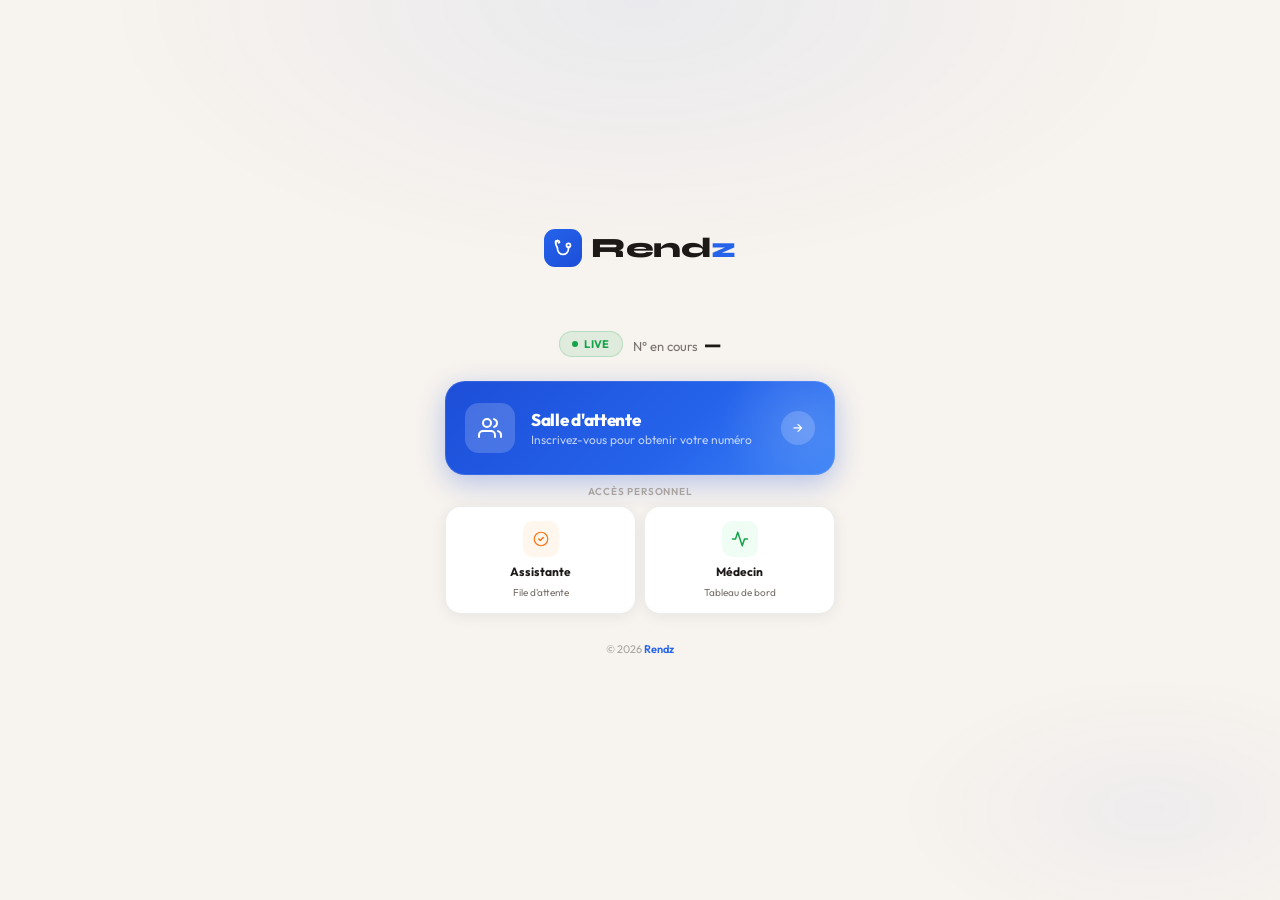
<file: cabinet.html>
<!DOCTYPE html>
<html lang="fr">
<head>
  <meta charset="UTF-8"/>
  <meta name="viewport" content="width=device-width, initial-scale=1.0"/>
  <title>Rendz — Cabinet</title>
  <link href="https://fonts.googleapis.com/css2?family=Cairo:wght@400;500;600;700;800&family=Outfit:wght@300;400;500;600;700;800;900&family=Syne:wght@700;800&display=swap" rel="stylesheet"/>
  <style>
    :root {
      --bg:       #f7f3ee;
      --bg2:      #f0ebe3;
      --cream:    #ede8e0;
      --blue:     #2563eb;
      --blue-mid: #3b82f6;
      --blue-dim: rgba(37,99,235,0.08);
      --blue-border: rgba(37,99,235,0.18);
      --blue-text: #1d4ed8;
      --white:    #ffffff;
      --text:     #1c1917;
      --text-sub: #78716c;
      --text-muted: #a8a29e;
      --border:   rgba(0,0,0,0.07);
      --shadow:   0 2px 16px rgba(0,0,0,0.07);
      --shadow-lg:0 8px 32px rgba(0,0,0,0.10);
      --green:    #16a34a;
      --green-dim:rgba(22,163,74,0.1);
    }
    * { box-sizing: border-box; margin: 0; padding: 0; }
    body {
      font-family: 'Outfit', sans-serif;
      background: var(--bg);
      min-height: 100vh;
      display: flex; flex-direction: column;
      align-items: center; justify-content: center;
      padding: 32px 20px 48px;
    }

    /* Fond doux */
    body::before {
      content: '';
      position: fixed; inset: 0; pointer-events: none; z-index: 0;
      background:
        radial-gradient(ellipse 70% 50% at 50% 0%, rgba(37,99,235,0.06) 0%, transparent 60%),
        radial-gradient(ellipse 40% 30% at 90% 90%, rgba(37,99,235,0.04) 0%, transparent 50%);
    }

    .container { width: 100%; max-width: 390px; position: relative; z-index: 1; display: flex; flex-direction: column; align-items: center; }

    @keyframes fadeUp { from{opacity:0;transform:translateY(14px);}to{opacity:1;transform:translateY(0);} }
    @keyframes fadeIn { from{opacity:0;}to{opacity:1;} }
    @keyframes glow { 0%,100%{box-shadow:0 0 16px rgba(37,99,235,0.25);}50%{box-shadow:0 0 28px rgba(37,99,235,0.4);} }
    @keyframes pulse { 0%,100%{opacity:1;}50%{opacity:0.4;} }
    @keyframes shimmer { 0%{background-position:200% 0}100%{background-position:-200% 0} }

    /* LOGO */
    .logo-wrap {
      display: flex; align-items: center; gap: 9px;
      margin-bottom: 36px;
      animation: fadeIn 0.5s ease both;
    }
    .logo-icon {
      width: 38px; height: 38px;
      background: linear-gradient(140deg, #2563eb, #1d4ed8);
      border-radius: 11px;
      display: flex; align-items: center; justify-content: center;
      animation: glow 3s ease-in-out infinite;
    }
    .logo-text { font-family: 'Syne', sans-serif; font-size: 28px; font-weight: 800; color: var(--text); letter-spacing: -0.5px; }
    .logo-text span { color: var(--blue); }

    /* DOCTOR HERO */
    .doctor-hero {
      width: 100%; text-align: center;
      margin-bottom: 28px;
      animation: fadeUp 0.6s 0.1s ease both; opacity: 0; animation-fill-mode: forwards;
    }
    .doctor-avatar {
      width: 68px; height: 68px;
      background: white;
      border: 2px solid var(--blue-border);
      border-radius: 50%;
      display: flex; align-items: center; justify-content: center;
      font-size: 30px;
      margin: 0 auto 14px;
      box-shadow: var(--shadow);
    }
    .doctor-name { font-size: 22px; font-weight: 800; color: var(--text); letter-spacing: -0.4px; margin-bottom: 6px; }
    .doctor-spec {
      display: inline-flex; align-items: center;
      background: var(--blue-dim); border: 1px solid var(--blue-border);
      border-radius: 20px; padding: 4px 14px;
      font-size: 12px; font-weight: 600; color: var(--blue-text);
      margin-bottom: 6px;
    }
    .doctor-horaires { font-size: 12px; color: var(--text-sub); }

    /* LIVE */
    .live-bar {
      display: flex; align-items: center; justify-content: center; gap: 10px;
      margin-bottom: 24px;
      animation: fadeUp 0.6s 0.2s ease both; opacity: 0; animation-fill-mode: forwards;
    }
    .live-pill {
      display: flex; align-items: center; gap: 6px;
      background: var(--green-dim); border: 1px solid rgba(22,163,74,0.2);
      border-radius: 20px; padding: 5px 12px;
    }
    .live-dot { width: 6px; height: 6px; background: var(--green); border-radius: 50%; animation: pulse 1.8s infinite; }
    .live-label { font-size: 11px; font-weight: 700; color: var(--green); text-transform: uppercase; letter-spacing: 0.3px; }
    .num-display { font-size: 13px; color: var(--text-sub); }
    .num-display strong { font-size: 20px; font-weight: 800; color: var(--text); font-family: 'Outfit', sans-serif; }

    /* MESSAGE */
    .message-box {
      width: 100%;
      background: #fffbeb; border: 1px solid #fde68a;
      border-radius: 12px; padding: 10px 16px;
      font-size: 12px; color: #92400e; font-weight: 500;
      text-align: center; margin-bottom: 16px; display: none;
    }

    /* CARTE PATIENT */
    .patient-card {
      width: 100%;
      background: linear-gradient(135deg, #1d4ed8 0%, #2563eb 60%, #3b82f6 100%);
      border-radius: 20px; padding: 22px 20px;
      display: flex; align-items: center; gap: 16px;
      cursor: pointer; text-decoration: none;
      margin-bottom: 10px;
      box-shadow: 0 8px 28px rgba(29,78,216,0.3), 0 0 0 1px rgba(255,255,255,0.1) inset;
      transition: transform 0.2s, box-shadow 0.2s;
      position: relative; overflow: hidden;
      animation: fadeUp 0.6s 0.25s ease both; opacity: 0; animation-fill-mode: forwards;
    }
    .patient-card::before {
      content: '';
      position: absolute; top: -50%; right: -15%;
      width: 180px; height: 180px;
      background: radial-gradient(circle, rgba(255,255,255,0.12) 0%, transparent 65%);
      pointer-events: none;
    }
    .patient-card:hover { transform: translateY(-2px); box-shadow: 0 14px 40px rgba(29,78,216,0.4); }
    .patient-card:active { transform: scale(0.99); }

    .patient-icon {
      width: 50px; height: 50px;
      background: rgba(255,255,255,0.18);
      border-radius: 14px;
      display: flex; align-items: center; justify-content: center;
      flex-shrink: 0;
    }
    .patient-body { flex: 1; position: relative; z-index: 1; }
    .patient-title { font-size: 17px; font-weight: 800; color: white; letter-spacing: -0.3px; margin-bottom: 2px; }
    .patient-sub { font-size: 12px; color: rgba(255,255,255,0.7); }
    .patient-arrow {
      width: 34px; height: 34px;
      background: rgba(255,255,255,0.18);
      border-radius: 50%;
      display: flex; align-items: center; justify-content: center;
      color: white; font-size: 15px; transition: all 0.2s; flex-shrink: 0;
    }
    .patient-card:hover .patient-arrow { background: rgba(255,255,255,0.28); transform: translateX(2px); }

    /* STAFF */
    .staff-section {
      width: 100%;
      animation: fadeUp 0.6s 0.35s ease both; opacity: 0; animation-fill-mode: forwards;
    }
    .staff-label {
      font-size: 10px; font-weight: 600; color: var(--text-muted);
      text-transform: uppercase; letter-spacing: 0.8px;
      text-align: center; margin-bottom: 8px;
    }
    .staff-cards { display: flex; gap: 8px; }
    .staff-card {
      flex: 1; background: white;
      border: 1px solid var(--border);
      border-radius: 16px; padding: 14px 10px;
      display: flex; flex-direction: column; align-items: center; gap: 7px;
      cursor: pointer; text-decoration: none;
      transition: all 0.2s;
      box-shadow: var(--shadow);
    }
    .staff-card:hover { border-color: var(--blue-border); box-shadow: var(--shadow-lg); transform: translateY(-2px); }
    .staff-icon { width: 36px; height: 36px; border-radius: 10px; display: flex; align-items: center; justify-content: center; font-size: 17px; transition: transform 0.2s; }
    .staff-card:hover .staff-icon { transform: scale(1.1); }
    .staff-card-ass .staff-icon { background: #fff7ed; }
    .staff-card-med .staff-icon { background: #f0fdf4; }
    .staff-title { font-size: 12px; font-weight: 700; color: var(--text); }
    .staff-sub { font-size: 10px; color: var(--text-sub); }

    /* FOOTER */
    .footer {
      margin-top: 28px; font-size: 11px; color: var(--text-muted);
      animation: fadeIn 0.6s 0.5s ease both; opacity: 0; animation-fill-mode: forwards;
    }
    .footer span { color: var(--blue); font-weight: 600; }

    /* SKELETON */
    .skeleton { background: linear-gradient(90deg, var(--cream) 25%, var(--bg2) 50%, var(--cream) 75%); background-size: 200% 100%; animation: shimmer 1.5s infinite; border-radius: 8px; }
    .skel-avatar { width: 68px; height: 68px; border-radius: 50%; margin: 0 auto 14px; }
    .skel-name { height: 20px; width: 170px; margin: 0 auto 8px; }
    .skel-spec { height: 24px; width: 110px; border-radius: 20px; margin: 0 auto; }

    @media (max-width: 400px) {
      .doctor-name { font-size: 19px; }
      .patient-title { font-size: 15px; }
    }
  </style>
</head>
<body>
<div class="container">

  <div class="logo-wrap">
    <div class="logo-icon">
      <svg width="20" height="20" viewBox="0 0 22 22" fill="none">
        <path d="M5 3C5 3 3 3 3 6C3 9 5 9 5 12C5 15.3137 7.68629 18 11 18C14.3137 18 17 15.3137 17 12V10" stroke="white" stroke-width="1.9" stroke-linecap="round"/>
        <circle cx="17" cy="8" r="2.2" stroke="white" stroke-width="1.9"/>
        <path d="M3 6C3 5 2.5 4.5 3 3.5C3.5 3 4.5 3 5 3" stroke="white" stroke-width="1.9" stroke-linecap="round"/>
        <path d="M5 3C5.5 3 6.5 3 7 4C7.5 5 6.5 5.5 6 5" stroke="white" stroke-width="1.9" stroke-linecap="round"/>
      </svg>
    </div>
    <div class="logo-text">Rend<span>z</span></div>
  </div>

  <!-- DOCTOR -->
  <div class="doctor-hero">
    <div id="skeletonWrap">
      <div class="skeleton skel-avatar"></div>
      <div class="skeleton skel-name"></div>
      <div class="skeleton skel-spec" style="margin-top:8px"></div>
    </div>
    <div id="doctorInfo" style="display:none">
      <div class="doctor-avatar">👨‍⚕️</div>
      <div class="doctor-name" id="cabinetName"></div>
      <div class="doctor-spec" id="cabinetSpec"></div>
      <div class="doctor-horaires" id="cabinetHoraires"></div>
    </div>
  </div>

  <!-- LIVE -->
  <div class="live-bar">
    <div class="live-pill">
      <div class="live-dot"></div>
      <div class="live-label">Live</div>
    </div>
    <div class="num-display">N° en cours &nbsp;<strong id="numEnCours">—</strong></div>
  </div>

  <div class="message-box" id="messageBox"></div>

  <!-- PATIENT -->
  <a class="patient-card" id="linkPatient" href="#">
    <div class="patient-icon">
      <svg width="24" height="24" viewBox="0 0 24 24" fill="none">
        <path d="M17 21v-2a4 4 0 0 0-4-4H5a4 4 0 0 0-4 4v2" stroke="white" stroke-width="2" stroke-linecap="round"/>
        <circle cx="9" cy="7" r="4" stroke="white" stroke-width="2"/>
        <path d="M23 21v-2a4 4 0 0 0-3-3.87" stroke="white" stroke-width="2" stroke-linecap="round"/>
        <path d="M16 3.13a4 4 0 0 1 0 7.75" stroke="white" stroke-width="2" stroke-linecap="round"/>
      </svg>
    </div>
    <div class="patient-body">
      <div class="patient-title">Salle d'attente</div>
      <div class="patient-sub">Inscrivez-vous pour obtenir votre numéro</div>
    </div>
    <div class="patient-arrow">→</div>
  </a>

  <!-- STAFF -->
  <div class="staff-section">
    <div class="staff-label">Accès personnel</div>
    <div class="staff-cards">
      <a class="staff-card staff-card-ass" id="linkAssistante" href="#">
        <div class="staff-icon">
          <svg width="18" height="18" viewBox="0 0 24 24" fill="none"><path d="M9 12l2 2 4-4" stroke="#f97316" stroke-width="2" stroke-linecap="round" stroke-linejoin="round"/><circle cx="12" cy="12" r="9" stroke="#f97316" stroke-width="1.6"/></svg>
        </div>
        <div class="staff-title">Assistante</div>
        <div class="staff-sub">File d'attente</div>
      </a>
      <a class="staff-card staff-card-med" id="linkMedecin" href="#">
        <div class="staff-icon">
          <svg width="18" height="18" viewBox="0 0 24 24" fill="none"><path d="M22 12h-4l-3 9L9 3l-3 9H2" stroke="#16a34a" stroke-width="2" stroke-linecap="round" stroke-linejoin="round"/></svg>
        </div>
        <div class="staff-title">Médecin</div>
        <div class="staff-sub">Tableau de bord</div>
      </a>
    </div>
  </div>

  <div class="footer">© 2026 <span>Rendz</span></div>
</div>

<script>
  const SUPABASE_URL = 'https://rynxvdqjplqccekulcfe.supabase.co';
  const SUPABASE_KEY = 'eyJhbGciOiJIUzI1NiIsInR5cCI6IkpXVCJ9.eyJpc3MiOiJzdXBhYmFzZSIsInJlZiI6InJ5bnh2ZHFqcGxxY2Nla3VsY2ZlIiwicm9sZSI6ImFub24iLCJpYXQiOjE3NzIxNDY5ODQsImV4cCI6MjA4NzcyMjk4NH0.Ab-HQgVhGzxdyXbY8xeFF0HveQGxstNgEIUeELVPWk8';
  const cabinetId = new URLSearchParams(window.location.search).get('id') || 'cabinet-001';
  const base = window.location.href.replace(/cabinet\.html.*/, '');
  document.getElementById('linkPatient').href    = `${base}patient.html?id=${cabinetId}`;
  document.getElementById('linkAssistante').href = `${base}assistante.html?id=${cabinetId}`;
  document.getElementById('linkMedecin').href    = `${base}medecin.html?id=${cabinetId}`;

  const LS_KEY = `rendz_cabinet_${cabinetId}`;

  // Afficher immédiatement depuis le cache localStorage
  function applyData(p) {
    document.getElementById('skeletonWrap').style.display = 'none';
    if (p.nom_cabinet) {
      document.getElementById('cabinetName').textContent = p.nom_cabinet;
      const specEl = document.getElementById('cabinetSpec');
      specEl.textContent = p.specialite || '';
      specEl.style.display = p.specialite ? 'inline-flex' : 'none';
      document.getElementById('cabinetHoraires').textContent = p.horaires || '';
      document.getElementById('doctorInfo').style.display = 'block';
      document.title = `Rendz — ${p.nom_cabinet}`;
    }
    document.getElementById('numEnCours').textContent = p.numero_en_cours || '—';
    if (p.message_patients) {
      document.getElementById('messageBox').textContent = '📢 ' + p.message_patients;
      document.getElementById('messageBox').style.display = 'block';
    } else {
      document.getElementById('messageBox').style.display = 'none';
    }
  }

  // Charger depuis le cache immédiatement (instantané)
  const cached = localStorage.getItem(LS_KEY);
  if (cached) {
    try { applyData(JSON.parse(cached)); } catch(e) {}
  }

  // Puis charger depuis Supabase et mettre à jour cache + UI
  async function loadInfos() {
    try {
      const res = await fetch(`${SUPABASE_URL}/rest/v1/parametres?cabinet_id=eq.${cabinetId}`, {
        headers: { 'apikey': SUPABASE_KEY, 'Authorization': `Bearer ${SUPABASE_KEY}` }
      });
      const data = await res.json();
      if (data.length > 0) {
        const p = data[0];
        applyData(p);
        // Sauvegarder en cache (sauf numero_en_cours qui change souvent → toujours frais)
        localStorage.setItem(LS_KEY, JSON.stringify({
          nom_cabinet: p.nom_cabinet,
          specialite:  p.specialite,
          horaires:    p.horaires,
          message_patients: p.message_patients,
          numero_en_cours:  p.numero_en_cours
        }));
      } else {
        document.getElementById('skeletonWrap').style.display = 'none';
      }
    } catch(e) {
      document.getElementById('skeletonWrap').style.display = 'none';
    }
  }

  loadInfos();
  setInterval(loadInfos, 15000); // Rafraîchir toutes les 15s (numéro en cours)
</script>
</body>
</html>
</file>
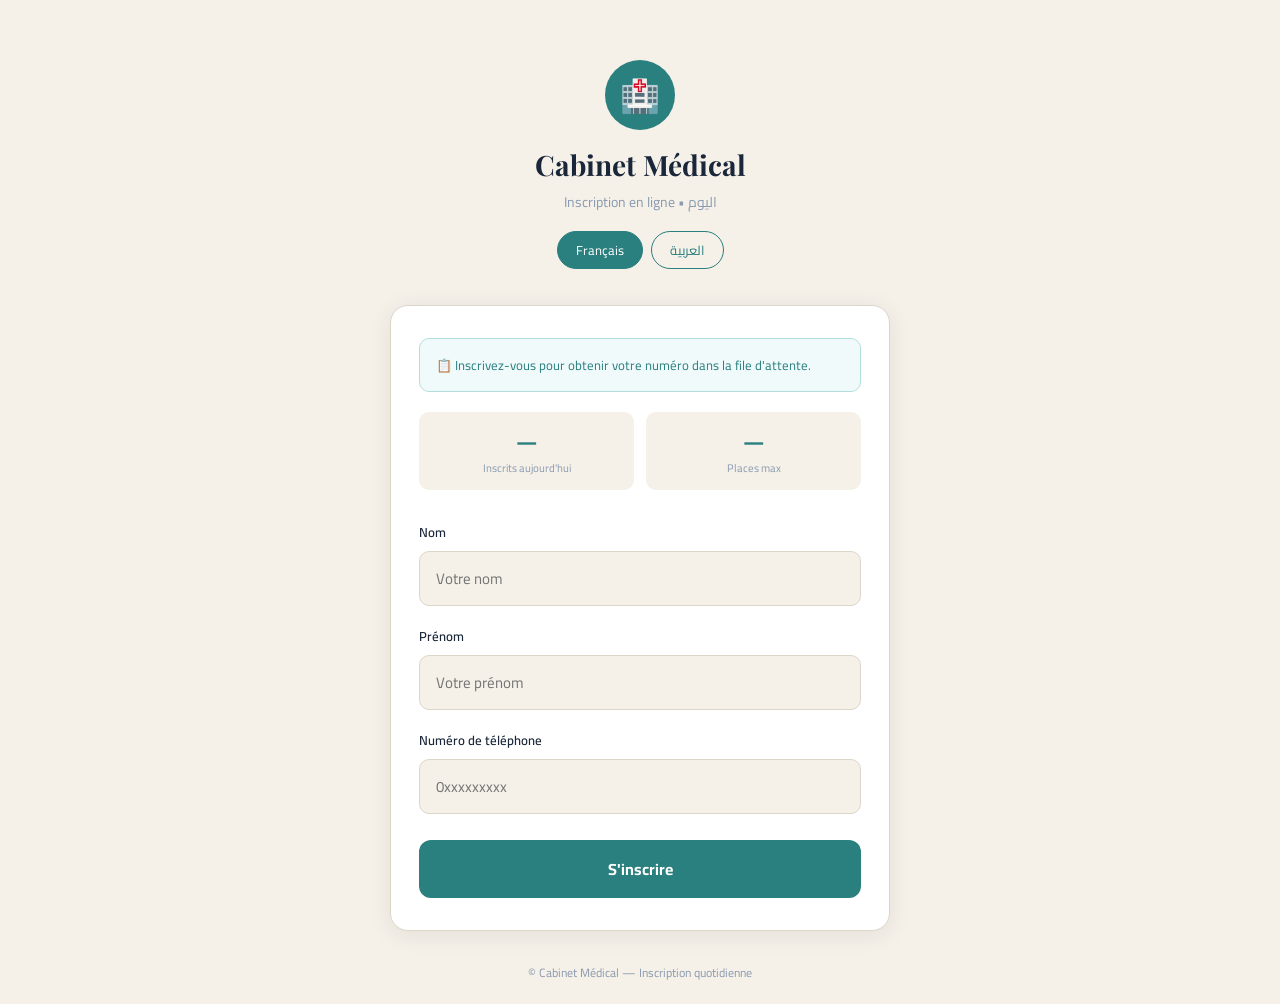
<file: patient (1).html>
<!DOCTYPE html>
<html lang="fr" dir="ltr">
<head>
  <meta charset="UTF-8" />
  <meta name="viewport" content="width=device-width, initial-scale=1.0"/>
  <title>Inscription - Cabinet Médical</title>
  <link href="https://fonts.googleapis.com/css2?family=Playfair+Display:wght@400;700&family=Cairo:wght@300;400;600;700&display=swap" rel="stylesheet"/>
  <style>
    :root {
      --cream: #f5f0e8;
      --white: #ffffff;
      --deep: #1a2639;
      --teal: #2a7f7f;
      --teal-light: #3aa3a3;
      --gold: #c9a84c;
      --red: #c0392b;
      --gray: #8a9bb0;
      --border: #ddd6c8;
    }
    * { box-sizing: border-box; margin: 0; padding: 0; }
    body {
      font-family: 'Cairo', sans-serif;
      background: var(--cream);
      min-height: 100vh;
      display: flex;
      flex-direction: column;
      align-items: center;
      padding: 20px;
    }
    .header {
      text-align: center;
      padding: 40px 20px 20px;
      max-width: 500px;
      width: 100%;
    }
    .header .icon {
      width: 70px; height: 70px;
      background: var(--teal);
      border-radius: 50%;
      display: flex; align-items: center; justify-content: center;
      margin: 0 auto 16px;
      font-size: 32px;
    }
    .header h1 {
      font-family: 'Playfair Display', serif;
      color: var(--deep);
      font-size: 28px;
      margin-bottom: 6px;
    }
    .header .subtitle {
      color: var(--gray);
      font-size: 14px;
    }
    .lang-toggle {
      display: flex;
      gap: 8px;
      justify-content: center;
      margin: 16px 0;
    }
    .lang-btn {
      padding: 6px 18px;
      border-radius: 20px;
      border: 1.5px solid var(--teal);
      background: transparent;
      color: var(--teal);
      font-family: 'Cairo', sans-serif;
      font-size: 13px;
      cursor: pointer;
      transition: all 0.2s;
    }
    .lang-btn.active {
      background: var(--teal);
      color: white;
    }
    .card {
      background: var(--white);
      border-radius: 18px;
      padding: 32px 28px;
      max-width: 500px;
      width: 100%;
      box-shadow: 0 4px 24px rgba(26,38,57,0.08);
      border: 1px solid var(--border);
    }
    .closed-banner {
      background: #fdf2f2;
      border: 1.5px solid #f5c6cb;
      border-radius: 12px;
      padding: 20px;
      text-align: center;
      color: var(--red);
      font-size: 15px;
      font-weight: 600;
      display: none;
    }
    .form-group {
      margin-bottom: 18px;
    }
    label {
      display: block;
      color: var(--deep);
      font-size: 13px;
      font-weight: 600;
      margin-bottom: 7px;
    }
    input {
      width: 100%;
      padding: 12px 16px;
      border: 1.5px solid var(--border);
      border-radius: 10px;
      font-family: 'Cairo', sans-serif;
      font-size: 15px;
      color: var(--deep);
      background: var(--cream);
      transition: border-color 0.2s;
      outline: none;
    }
    input:focus {
      border-color: var(--teal);
      background: white;
    }
    .btn {
      width: 100%;
      padding: 14px;
      background: var(--teal);
      color: white;
      border: none;
      border-radius: 12px;
      font-family: 'Cairo', sans-serif;
      font-size: 16px;
      font-weight: 700;
      cursor: pointer;
      transition: background 0.2s, transform 0.1s;
      margin-top: 8px;
    }
    .btn:hover { background: var(--teal-light); }
    .btn:active { transform: scale(0.98); }
    .btn:disabled { background: var(--gray); cursor: not-allowed; }
    .success-card {
      text-align: center;
      display: none;
    }
    .success-card .number-badge {
      width: 100px; height: 100px;
      background: linear-gradient(135deg, var(--teal), var(--teal-light));
      border-radius: 50%;
      display: flex; align-items: center; justify-content: center;
      margin: 0 auto 20px;
      font-size: 42px;
      font-weight: 700;
      color: white;
      font-family: 'Playfair Display', serif;
      box-shadow: 0 8px 24px rgba(42,127,127,0.3);
    }
    .success-card h2 {
      color: var(--deep);
      font-size: 20px;
      margin-bottom: 8px;
    }
    .success-card p {
      color: var(--gray);
      font-size: 14px;
      margin-bottom: 20px;
    }
    .info-box {
      background: #f0fafa;
      border: 1px solid #b2dfdb;
      border-radius: 10px;
      padding: 14px 16px;
      font-size: 13px;
      color: var(--teal);
      text-align: left;
      margin-bottom: 16px;
    }
    .error-msg {
      color: var(--red);
      font-size: 12px;
      margin-top: 5px;
      display: none;
    }
    .loading { opacity: 0.6; pointer-events: none; }
    .queue-info {
      display: flex;
      gap: 12px;
      margin-top: 20px;
    }
    .queue-stat {
      flex: 1;
      background: var(--cream);
      border-radius: 10px;
      padding: 12px;
      text-align: center;
    }
    .queue-stat .val {
      font-size: 24px;
      font-weight: 700;
      color: var(--teal);
      font-family: 'Playfair Display', serif;
    }
    .queue-stat .lbl {
      font-size: 11px;
      color: var(--gray);
      margin-top: 2px;
    }
    .footer {
      margin-top: 30px;
      text-align: center;
      color: var(--gray);
      font-size: 12px;
    }
  </style>
</head>
<body>

<div class="header">
  <div class="icon">🏥</div>
  <h1 id="title">Cabinet Médical</h1>
  <p class="subtitle" id="subtitle">Inscription en ligne • اليوم</p>
  <div class="lang-toggle">
    <button class="lang-btn active" onclick="setLang('fr')">Français</button>
    <button class="lang-btn" onclick="setLang('ar')">العربية</button>
  </div>
</div>

<div class="card" id="mainCard">
  <div class="closed-banner" id="closedBanner">
    🚫 <span id="closedText">Les inscriptions sont fermées pour aujourd'hui.</span>
  </div>

  <div id="formSection">
    <div class="info-box" id="infoBox">
      📋 Inscrivez-vous pour obtenir votre numéro dans la file d'attente.
    </div>

    <div class="queue-info">
      <div class="queue-stat">
        <div class="val" id="totalCount">—</div>
        <div class="lbl" id="totalLabel">Inscrits aujourd'hui</div>
      </div>
      <div class="queue-stat">
        <div class="val" id="limitCount">—</div>
        <div class="lbl" id="limitLabel">Places max</div>
      </div>
    </div>

    <br/>

    <div class="form-group">
      <label id="nomLabel">Nom</label>
      <input type="text" id="nom" placeholder="Votre nom" autocomplete="off"/>
      <div class="error-msg" id="nomErr">Ce champ est requis.</div>
    </div>
    <div class="form-group">
      <label id="prenomLabel">Prénom</label>
      <input type="text" id="prenom" placeholder="Votre prénom" autocomplete="off"/>
      <div class="error-msg" id="prenomErr">Ce champ est requis.</div>
    </div>
    <div class="form-group">
      <label id="telLabel">Numéro de téléphone</label>
      <input type="tel" id="telephone" placeholder="0xxxxxxxxx" autocomplete="off"/>
      <div class="error-msg" id="telErr">Ce champ est requis.</div>
    </div>
    <button class="btn" id="submitBtn" onclick="inscrire()">
      <span id="submitText">S'inscrire</span>
    </button>
  </div>

  <div class="success-card" id="successCard">
    <div class="number-badge" id="myNumber">1</div>
    <h2 id="successTitle">Vous êtes inscrit(e) !</h2>
    <p id="successMsg">Votre numéro dans la file d'attente est affiché ci-dessus.</p>
    <div class="info-box" id="successInfo">
      Présentez-vous au cabinet avec ce numéro. Merci de votre confiance.
    </div>
    <button class="btn" onclick="reset()">
      <span id="newRegText">Nouvelle inscription</span>
    </button>
  </div>
</div>

<div class="footer">
  <span id="footerText">© Cabinet Médical — Inscription quotidienne</span>
</div>

<script>
  const SUPABASE_URL = 'https://rynxvdqjplqccekulcfe.supabase.co';
  const SUPABASE_KEY = 'eyJhbGciOiJIUzI1NiIsInR5cCI6IkpXVCJ9.eyJpc3MiOiJzdXBhYmFzZSIsInJlZiI6InJ5bnh2ZHFqcGxxY2Nla3VsY2ZlIiwicm9sZSI6ImFub24iLCJpYXQiOjE3NzIxNDY5ODQsImV4cCI6MjA4NzcyMjk4NH0.Ab-HQgVhGzxdyXbY8xeFF0HveQGxstNgEIUeELVPWk8';

  const translations = {
    fr: {
      title: 'Cabinet Médical',
      subtitle: "Inscription en ligne • Aujourd'hui",
      infoBox: '📋 Inscrivez-vous pour obtenir votre numéro dans la file d\'attente.',
      totalLabel: 'Inscrits aujourd\'hui',
      limitLabel: 'Places max',
      nomLabel: 'Nom',
      prenomLabel: 'Prénom',
      telLabel: 'Numéro de téléphone',
      nomPlaceholder: 'Votre nom',
      prenomPlaceholder: 'Votre prénom',
      telPlaceholder: '0xxxxxxxxx',
      submitText: 'S\'inscrire',
      successTitle: 'Vous êtes inscrit(e) !',
      successMsg: 'Votre numéro dans la file d\'attente est affiché ci-dessus.',
      successInfo: 'Présentez-vous au cabinet avec ce numéro. Merci de votre confiance.',
      newRegText: 'Nouvelle inscription',
      closedText: 'Les inscriptions sont fermées pour aujourd\'hui.',
      footerText: '© Cabinet Médical — Inscription quotidienne',
      errRequired: 'Ce champ est requis.',
      errLimit: 'Désolé, la limite de patients est atteinte pour aujourd\'hui.',
      errClosed: 'Les inscriptions sont fermées.',
    },
    ar: {
      title: 'العيادة الطبية',
      subtitle: 'تسجيل عبر الإنترنت • اليوم',
      infoBox: '📋 سجّل نفسك للحصول على رقمك في قائمة الانتظار.',
      totalLabel: 'المسجّلون اليوم',
      limitLabel: 'الحد الأقصى',
      nomLabel: 'اللقب',
      prenomLabel: 'الاسم',
      telLabel: 'رقم الهاتف',
      nomPlaceholder: 'لقبك',
      prenomPlaceholder: 'اسمك',
      telPlaceholder: '0xxxxxxxxx',
      submitText: 'تسجيل',
      successTitle: 'تم تسجيلك بنجاح !',
      successMsg: 'رقمك في قائمة الانتظار معروض أعلاه.',
      successInfo: 'احضر إلى العيادة بهذا الرقم. شكراً لثقتك.',
      newRegText: 'تسجيل جديد',
      closedText: 'التسجيل مغلق لهذا اليوم.',
      footerText: '© العيادة الطبية — التسجيل اليومي',
      errRequired: 'هذا الحقل مطلوب.',
      errLimit: 'عذراً، تم الوصول إلى الحد الأقصى للمرضى اليوم.',
      errClosed: 'التسجيل مغلق.',
    }
  };

  let lang = 'fr';
  let parametres = { limite_patients: 40, ouvert: true };
  let totalToday = 0;

  function setLang(l) {
    lang = l;
    document.querySelectorAll('.lang-btn').forEach(b => b.classList.remove('active'));
    event.target.classList.add('active');
    document.documentElement.lang = l === 'ar' ? 'ar' : 'fr';
    document.documentElement.dir = l === 'ar' ? 'rtl' : 'ltr';
    applyTranslations();
  }

  function applyTranslations() {
    const t = translations[lang];
    document.getElementById('title').textContent = t.title;
    document.getElementById('subtitle').textContent = t.subtitle;
    document.getElementById('infoBox').textContent = t.infoBox;
    document.getElementById('totalLabel').textContent = t.totalLabel;
    document.getElementById('limitLabel').textContent = t.limitLabel;
    document.getElementById('nomLabel').textContent = t.nomLabel;
    document.getElementById('prenomLabel').textContent = t.prenomLabel;
    document.getElementById('telLabel').textContent = t.telLabel;
    document.getElementById('nom').placeholder = t.nomPlaceholder;
    document.getElementById('prenom').placeholder = t.prenomPlaceholder;
    document.getElementById('telephone').placeholder = t.telPlaceholder;
    document.getElementById('submitText').textContent = t.submitText;
    document.getElementById('successTitle').textContent = t.successTitle;
    document.getElementById('successMsg').textContent = t.successMsg;
    document.getElementById('successInfo').textContent = t.successInfo;
    document.getElementById('newRegText').textContent = t.newRegText;
    document.getElementById('closedText').textContent = t.closedText;
    document.getElementById('footerText').textContent = t.footerText;
    document.querySelectorAll('.error-msg').forEach(e => e.textContent = t.errRequired);
  }

  async function fetchData() {
    const today = new Date().toISOString().split('T')[0];
    const [paramRes, countRes] = await Promise.all([
      fetch(`${SUPABASE_URL}/rest/v1/parametres?id=eq.1`, {
        headers: { 'apikey': SUPABASE_KEY, 'Authorization': `Bearer ${SUPABASE_KEY}` }
      }),
      fetch(`${SUPABASE_URL}/rest/v1/inscriptions?date_inscription=eq.${today}&select=id`, {
        headers: { 'apikey': SUPABASE_KEY, 'Authorization': `Bearer ${SUPABASE_KEY}`, 'Prefer': 'count=exact' }
      })
    ]);
    const params = await paramRes.json();
    if (params.length > 0) parametres = params[0];
    const countHeader = countRes.headers.get('content-range');
    totalToday = countHeader ? parseInt(countHeader.split('/')[1]) || 0 : 0;

    document.getElementById('totalCount').textContent = totalToday;
    document.getElementById('limitCount').textContent = parametres.limite_patients || '∞';

    const closed = !parametres.ouvert || (parametres.limite_patients && totalToday >= parametres.limite_patients);
    document.getElementById('closedBanner').style.display = closed ? 'block' : 'none';
    document.getElementById('formSection').style.opacity = closed ? '0.4' : '1';
    document.getElementById('submitBtn').disabled = closed;
  }

  async function inscrire() {
    const t = translations[lang];
    const nom = document.getElementById('nom').value.trim();
    const prenom = document.getElementById('prenom').value.trim();
    const telephone = document.getElementById('telephone').value.trim();
    let valid = true;

    const nomErr = document.getElementById('nomErr');
    const prenomErr = document.getElementById('prenomErr');
    const telErr = document.getElementById('telErr');

    if (nomErr) nomErr.style.display = 'none';
    if (prenomErr) prenomErr.style.display = 'none';
    if (telErr) telErr.style.display = 'none';

    if (!nom) { if (nomErr) nomErr.style.display = 'block'; valid = false; }
    if (!prenom) { if (prenomErr) prenomErr.style.display = 'block'; valid = false; }
    if (!telephone) { if (telErr) telErr.style.display = 'block'; valid = false; }
    if (!valid) return;

    if (!parametres.ouvert) { alert(t.errClosed); return; }

    document.getElementById('submitBtn').disabled = true;
    document.getElementById('submitText').textContent = '...';

    const today = new Date().toISOString().split('T')[0];

    // Get next position
    const countRes = await fetch(`${SUPABASE_URL}/rest/v1/inscriptions?date_inscription=eq.${today}&select=id`, {
      headers: { 'apikey': SUPABASE_KEY, 'Authorization': `Bearer ${SUPABASE_KEY}`, 'Prefer': 'count=exact' }
    });
    const countHeader = countRes.headers.get('content-range');
    const currentCount = countHeader ? parseInt(countHeader.split('/')[1]) || 0 : 0;

    if (parametres.limite_patients && currentCount >= parametres.limite_patients) {
      alert(t.errLimit);
      document.getElementById('submitBtn').disabled = false;
      document.getElementById('submitText').textContent = t.submitText;
      return;
    }

    const position = currentCount + 1;

    const res = await fetch(`${SUPABASE_URL}/rest/v1/inscriptions`, {
      method: 'POST',
      headers: {
        'apikey': SUPABASE_KEY,
        'Authorization': `Bearer ${SUPABASE_KEY}`,
        'Content-Type': 'application/json',
        'Prefer': 'return=representation'
      },
      body: JSON.stringify({ nom, prenom, telephone, position, date_inscription: today })
    });

    if (res.ok) {
      document.getElementById('myNumber').textContent = position;
      document.getElementById('formSection').style.display = 'none';
      document.getElementById('successCard').style.display = 'block';
    } else {
      alert('Erreur. Veuillez réessayer.');
      document.getElementById('submitBtn').disabled = false;
      document.getElementById('submitText').textContent = t.submitText;
    }
  }

  function reset() {
    document.getElementById('nom').value = '';
    document.getElementById('prenom').value = '';
    document.getElementById('telephone').value = '';
    document.getElementById('formSection').style.display = 'block';
    document.getElementById('successCard').style.display = 'none';
    document.getElementById('submitBtn').disabled = false;
    fetchData();
  }

  fetchData();
  setInterval(fetchData, 30000);
</script>
</body>
</html>
</file>
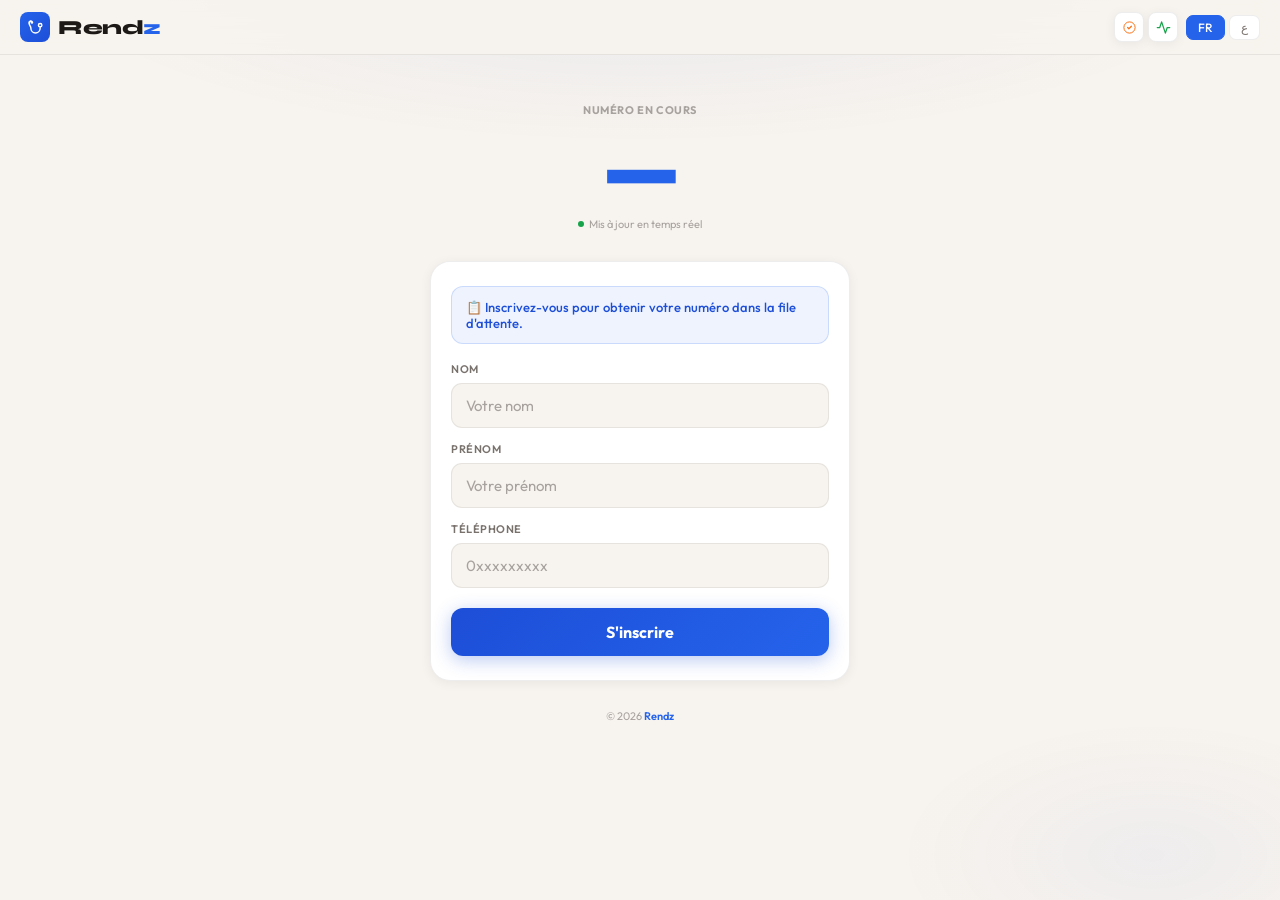
<file: patient.html>
<!DOCTYPE html>
<html lang="fr" dir="ltr">
<head>
  <meta charset="UTF-8"/>
  <meta name="viewport" content="width=device-width, initial-scale=1.0"/>
  <title>Rendz — Inscription</title>
  <link href="https://fonts.googleapis.com/css2?family=Cairo:wght@400;500;600;700;800&family=Outfit:wght@300;400;500;600;700;800;900&family=Syne:wght@700;800&display=swap" rel="stylesheet"/>
  <style>
    :root {
      --bg:         #f7f3ee;
      --bg2:        #f0ebe3;
      --cream:      #ede8e0;
      --blue:       #2563eb;
      --blue-mid:   #3b82f6;
      --blue-dim:   rgba(37,99,235,0.08);
      --blue-border:rgba(37,99,235,0.18);
      --blue-text:  #1d4ed8;
      --white:      #ffffff;
      --text:       #1c1917;
      --text-sub:   #78716c;
      --text-muted: #a8a29e;
      --border:     rgba(0,0,0,0.07);
      --shadow:     0 2px 12px rgba(0,0,0,0.06);
      --shadow-lg:  0 8px 28px rgba(0,0,0,0.10);
      --green:      #16a34a;
      --green-dim:  rgba(22,163,74,0.08);
      --orange:     #ea580c;
      --orange-dim: rgba(234,88,12,0.08);
      --red:        #dc2626;
      --red-dim:    rgba(220,38,38,0.07);
      --font-ar:    'Cairo', sans-serif;
    }

    html[lang=ar] body { font-family: var(--font-ar); }
    html[lang=ar] .form-input { font-family: var(--font-ar); font-size: 15px; text-align: right; }
    html[lang=ar] .submit-btn { font-family: var(--font-ar); font-size: 16px; }
    html[lang=ar] .topbar-right { flex-direction: row-reverse; }

    * { box-sizing: border-box; margin: 0; padding: 0; }

    body {
      font-family: 'Outfit', sans-serif;
      background: var(--bg);
      min-height: 100vh;
      display: flex; flex-direction: column; align-items: center;
      padding-bottom: 48px;
    }

    body::before {
      content: '';
      position: fixed; inset: 0; pointer-events: none; z-index: 0;
      background:
        radial-gradient(ellipse 80% 35% at 50% -5%, rgba(37,99,235,0.07) 0%, transparent 60%),
        radial-gradient(ellipse 40% 30% at 90% 95%, rgba(37,99,235,0.04) 0%, transparent 50%);
    }

    @keyframes fadeUp   { from{opacity:0;transform:translateY(12px);}to{opacity:1;transform:translateY(0);} }
    @keyframes fadeIn   { from{opacity:0;}to{opacity:1;} }
    @keyframes pulse    { 0%,100%{opacity:1;}50%{opacity:0.35;} }
    @keyframes shimmer  { 0%{background-position:200% 0}100%{background-position:-200% 0} }
    @keyframes popIn    { 0%{transform:scale(0.75);opacity:0;}70%{transform:scale(1.06);}100%{transform:scale(1);opacity:1;} }
    @keyframes glow     { 0%,100%{box-shadow:0 0 16px rgba(37,99,235,0.25);}50%{box-shadow:0 0 28px rgba(37,99,235,0.4);} }

    /* ── TOPBAR ── */
    .topbar {
      width: 100%; position: relative; z-index: 10;
      background: rgba(247,243,238,0.92);
      backdrop-filter: blur(12px);
      border-bottom: 1px solid var(--border);
      padding: 12px 20px;
      display: flex; align-items: center; justify-content: space-between;
    }
    .logo-wrap { display: flex; align-items: center; gap: 8px; }
    .logo-icon {
      width: 30px; height: 30px;
      background: linear-gradient(140deg, #2563eb, #1d4ed8);
      border-radius: 8px;
      display: flex; align-items: center; justify-content: center;
      animation: glow 3s ease-in-out infinite;
    }
    .logo-text { font-family: 'Syne', sans-serif; font-size: 20px; font-weight: 800; color: var(--text); letter-spacing: -0.5px; }
    .logo-text span { color: var(--blue); }

    .topbar-right { display: flex; align-items: center; gap: 8px; }
    .staff-icons { display: flex; gap: 4px; }
    .staff-icon {
      width: 30px; height: 30px; border-radius: 8px;
      background: white; border: 1px solid var(--border);
      display: flex; align-items: center; justify-content: center;
      text-decoration: none; transition: all 0.15s; position: relative;
      box-shadow: var(--shadow);
    }
    .staff-icon:hover { border-color: var(--blue-border); background: var(--blue-dim); }
    .staff-icon .tooltip {
      position: absolute; top: 36px; right: 0;
      background: var(--text); color: white;
      font-size: 11px; font-weight: 500; padding: 4px 8px; border-radius: 6px;
      white-space: nowrap; opacity: 0; pointer-events: none; transition: opacity 0.15s;
    }
    .staff-icon:hover .tooltip { opacity: 1; }

    .lang-toggle { display: flex; gap: 4px; }
    .lang-btn {
      padding: 4px 11px; border-radius: 7px;
      border: 1px solid var(--border); background: white;
      color: var(--text-sub); font-family: 'Outfit', sans-serif;
      font-size: 12px; font-weight: 500; cursor: pointer; transition: all 0.15s;
    }
    .lang-btn.active { background: var(--blue); color: white; border-color: var(--blue); }

    /* ── HERO NUMÉRO ── */
    .hero {
      width: 100%; max-width: 420px;
      padding: 24px 20px 0;
      position: relative; z-index: 1;
      animation: fadeUp 0.5s ease both;
    }

    .cabinet-strip {
      display: flex; align-items: center; gap: 10px;
      margin-bottom: 16px;
      background: white; border: 1px solid var(--border);
      border-radius: 14px; padding: 10px 14px;
      box-shadow: var(--shadow);
    }
    .cabinet-avatar {
      width: 36px; height: 36px; border-radius: 10px;
      background: var(--blue-dim); border: 1px solid var(--blue-border);
      display: flex; align-items: center; justify-content: center;
      font-size: 17px; flex-shrink: 0;
    }
    .cabinet-info-text { flex: 1; min-width: 0; }
    .cabinet-info-name { font-size: 13px; font-weight: 700; color: var(--text); white-space: nowrap; overflow: hidden; text-overflow: ellipsis; }
    .cabinet-info-spec { font-size: 11px; color: var(--blue-text); font-weight: 500; }

    .live-chip {
      display: flex; align-items: center; gap: 5px;
      background: var(--green-dim); border: 1px solid rgba(22,163,74,0.2);
      border-radius: 20px; padding: 4px 10px; flex-shrink: 0;
    }
    .live-dot { width: 6px; height: 6px; background: var(--green); border-radius: 50%; animation: pulse 1.8s infinite; }
    .live-chip-text { font-size: 11px; font-weight: 700; color: var(--green); }

    /* Grand numéro */
    .number-hero {
      text-align: center;
      padding: 24px 0 20px;
    }
    .num-label {
      font-size: 11px; font-weight: 700; color: var(--text-muted);
      text-transform: uppercase; letter-spacing: 0.6px; margin-bottom: 6px;
    }
    .num-value {
      font-family: 'Outfit', sans-serif; font-size: 88px; font-weight: 900;
      color: var(--blue); line-height: 1; letter-spacing: -3px;
    }
    .num-sub {
      font-size: 11px; color: var(--text-muted); margin-top: 6px;
      display: flex; align-items: center; justify-content: center; gap: 5px;
    }
    .num-sub::before {
      content: ''; width: 6px; height: 6px; border-radius: 50%;
      background: var(--green); display: inline-block;
      animation: pulse 1.8s infinite;
    }

    .closed-banner {
      background: #fef2f2; border: 1px solid #fecaca;
      border-radius: 12px; padding: 11px 16px;
      color: var(--red); font-size: 13px; font-weight: 600;
      display: none; margin-bottom: 10px; text-align: center;
    }
    .message-banner {
      background: #fffbeb; border: 1px solid #fde68a;
      border-radius: 12px; padding: 10px 16px;
      font-size: 12px; color: #92400e; font-weight: 500;
      display: none; margin-bottom: 10px; text-align: center;
    }

    /* ── CARD ── */
    .card {
      width: 100%; max-width: 420px;
      margin: 10px 0 0;
      background: white;
      border: 1px solid var(--border);
      border-radius: 20px;
      padding: 24px 20px;
      position: relative; z-index: 1;
      box-shadow: var(--shadow);
      animation: fadeUp 0.5s 0.1s ease both; opacity: 0; animation-fill-mode: forwards;
    }

    .info-note {
      background: var(--blue-dim); border: 1px solid var(--blue-border);
      border-radius: 12px; padding: 12px 14px;
      font-size: 13px; color: var(--blue-text); font-weight: 500;
      margin-bottom: 18px;
    }

    .form-group { margin-bottom: 14px; }
    .form-label {
      display: block; font-size: 11px; font-weight: 600;
      color: var(--text-sub); text-transform: uppercase;
      letter-spacing: 0.5px; margin-bottom: 7px;
    }
    .form-input {
      width: 100%; padding: 12px 14px;
      background: var(--bg); border: 1.5px solid var(--border);
      border-radius: 11px; font-family: 'Outfit', sans-serif;
      font-size: 15px; color: var(--text); outline: none;
      transition: border-color 0.15s, background 0.15s;
    }
    .form-input::placeholder { color: var(--text-muted); }
    .form-input:focus { border-color: var(--blue); background: white; }
    .error-msg { color: var(--red); font-size: 12px; margin-top: 5px; display: none; font-weight: 500; }

    .submit-btn {
      width: 100%; padding: 14px;
      background: linear-gradient(135deg, #1d4ed8, #2563eb);
      color: white; border: none; border-radius: 12px;
      font-family: 'Outfit', sans-serif; font-size: 16px; font-weight: 700;
      cursor: pointer; transition: all 0.15s; margin-top: 6px;
      box-shadow: 0 4px 18px rgba(29,78,216,0.3);
    }
    .submit-btn:hover { transform: translateY(-1px); box-shadow: 0 8px 24px rgba(29,78,216,0.4); }
    .submit-btn:active { transform: scale(0.99); }
    .submit-btn:disabled { background: var(--cream); color: var(--text-muted); cursor: not-allowed; box-shadow: none; transform: none; }

    /* ── SUCCESS ── */
    .success-card { text-align: center; display: none; }

    .my-number-display {
      width: 116px; height: 116px;
      background: linear-gradient(140deg, #1d4ed8, #3b82f6);
      border-radius: 50%;
      display: flex; align-items: center; justify-content: center;
      margin: 0 auto 16px;
      font-family: 'Outfit', sans-serif; font-size: 50px; font-weight: 900;
      color: white; letter-spacing: -2px;
      box-shadow: 0 8px 32px rgba(29,78,216,0.35), 0 0 0 8px rgba(37,99,235,0.08);
      animation: popIn 0.5s cubic-bezier(0.34,1.56,0.64,1) both;
    }

    .success-title { font-size: 19px; font-weight: 800; color: var(--text); margin-bottom: 4px; }
    .success-sub { font-size: 13px; color: var(--text-sub); margin-bottom: 20px; }

    .suivi-block {
      background: var(--bg); border: 1px solid var(--border);
      border-radius: 16px; padding: 16px 14px; margin-bottom: 12px;
    }
    .suivi-title { font-size: 10px; font-weight: 700; color: var(--text-muted); text-transform: uppercase; letter-spacing: 0.6px; margin-bottom: 12px; }
    .suivi-row { display: flex; gap: 8px; margin-bottom: 14px; }
    .suivi-stat {
      flex: 1; background: white; border: 1px solid var(--border);
      border-radius: 12px; padding: 11px 6px; text-align: center;
      box-shadow: var(--shadow);
    }
    .suivi-val { font-family: 'Outfit', sans-serif; font-size: 24px; font-weight: 800; line-height: 1; }
    .suivi-val.current { color: var(--orange); }
    .suivi-val.mine    { color: var(--blue); }
    .suivi-val.ahead   { color: var(--red); }
    .suivi-lbl { font-size: 10px; color: var(--text-sub); margin-top: 4px; font-weight: 500; }

    .circle-wrap { display: flex; flex-direction: column; align-items: center; gap: 8px; }
    .circle-container { position: relative; width: 88px; height: 88px; }
    .circle-bg { fill: none; stroke: var(--cream); stroke-width: 8; }
    .circle-fill { fill: none; stroke: var(--blue); stroke-width: 8; stroke-linecap: round; stroke-dasharray: 251.2; stroke-dashoffset: 251.2; transform: rotate(-90deg); transform-origin: 50% 50%; transition: stroke-dashoffset 0.8s cubic-bezier(0.4,0,0.2,1); }
    .circle-fill.urgent { stroke: var(--orange); }
    .circle-fill.almost { stroke: var(--green); }
    .circle-inner { position: absolute; inset: 0; display: flex; flex-direction: column; align-items: center; justify-content: center; }
    .circle-pct { font-family: 'Outfit', sans-serif; font-size: 19px; font-weight: 800; color: var(--blue); line-height: 1; }
    .circle-pct.urgent { color: var(--orange); }
    .circle-pct.almost { color: var(--green); }
    .circle-sub-txt { font-size: 9px; color: var(--text-muted); margin-top: 2px; }
    .progress-label { font-size: 12px; color: var(--text-sub); text-align: center; font-weight: 500; }

    .alert-banner {
      border-radius: 10px; padding: 10px 14px;
      font-size: 13px; font-weight: 600; text-align: center;
      margin-top: 10px; display: none;
    }
    .alert-ready { background: #f0fdf4; color: var(--green); border: 1px solid #bbf7d0; }
    .alert-soon  { background: #fff7ed; color: var(--orange); border: 1px solid #fed7aa; }

    .notice-box {
      background: #fef2f2; border: 1px solid #fecaca;
      border-radius: 12px; padding: 12px 14px; margin-bottom: 12px; text-align: left;
    }
    .notice-title { color: var(--red); font-size: 13px; font-weight: 700; margin-bottom: 4px; }
    .notice-sub { color: var(--text-sub); font-size: 12px; line-height: 1.5; }
    .notice-sub strong { color: var(--red); }

    .ticket-btn {
      display: flex; align-items: center; justify-content: center; gap: 8px;
      width: 100%; padding: 14px; border-radius: 14px; border: none;
      background: linear-gradient(135deg, #1d4ed8, #3b82f6);
      color: white; font-size: 15px; font-weight: 700; cursor: pointer;
      margin-bottom: 10px; transition: all 0.2s;
      box-shadow: 0 4px 14px rgba(29,78,216,0.3);
    }
    .ticket-btn:hover { transform: translateY(-1px); box-shadow: 0 6px 20px rgba(29,78,216,0.4); }
    .whatsapp-btn {
      width: 100%; padding: 13px; background: #16a34a;
      color: white; border: none; border-radius: 12px;
      font-family: 'Outfit', sans-serif; font-size: 15px; font-weight: 700;
      cursor: pointer; display: flex; align-items: center; justify-content: center; gap: 8px;
      margin-bottom: 10px; transition: all 0.15s; text-decoration: none;
      box-shadow: 0 4px 14px rgba(22,163,74,0.25);
    }
    .whatsapp-btn:hover { background: #15803d; transform: translateY(-1px); }

    .reset-btn {
      width: 100%; padding: 12px;
      background: var(--bg); border: 1px solid var(--border);
      border-radius: 12px; color: var(--text-sub);
      font-family: 'Outfit', sans-serif; font-size: 14px; font-weight: 600;
      cursor: pointer; transition: all 0.15s;
    }
    .reset-btn:hover { border-color: var(--blue-border); color: var(--blue); }

    .footer { margin-top: 28px; color: var(--text-muted); font-size: 11px; position: relative; z-index: 1; }
    .footer span { color: var(--blue); font-weight: 600; }

    .skeleton { background: linear-gradient(90deg, var(--cream) 25%, var(--bg2) 50%, var(--cream) 75%); background-size: 200% 100%; animation: shimmer 1.5s infinite; border-radius: 8px; }
  </style>
</head>
<body>

<!-- TOPBAR -->
<div class="topbar">
  <div class="logo-wrap">
    <div class="logo-icon">
      <svg width="17" height="17" viewBox="0 0 22 22" fill="none">
        <path d="M5 3C5 3 3 3 3 6C3 9 5 9 5 12C5 15.3137 7.68629 18 11 18C14.3137 18 17 15.3137 17 12V10" stroke="white" stroke-width="1.9" stroke-linecap="round"/>
        <circle cx="17" cy="8" r="2.2" stroke="white" stroke-width="1.9"/>
        <path d="M3 6C3 5 2.5 4.5 3 3.5C3.5 3 4.5 3 5 3" stroke="white" stroke-width="1.9" stroke-linecap="round"/>
        <path d="M5 3C5.5 3 6.5 3 7 4C7.5 5 6.5 5.5 6 5" stroke="white" stroke-width="1.9" stroke-linecap="round"/>
      </svg>
    </div>
    <div class="logo-text">Rend<span>z</span></div>
  </div>
  <div class="topbar-right">
    <div class="staff-icons">
      <a class="staff-icon" id="staffAss" href="#">
        <svg width="15" height="15" viewBox="0 0 24 24" fill="none"><path d="M9 12l2 2 4-4" stroke="#f97316" stroke-width="2" stroke-linecap="round" stroke-linejoin="round"/><circle cx="12" cy="12" r="9" stroke="#f97316" stroke-width="1.6"/></svg>
        <span class="tooltip">Espace Assistante</span>
      </a>
      <a class="staff-icon" id="staffMed" href="#">
        <svg width="15" height="15" viewBox="0 0 24 24" fill="none"><path d="M22 12h-4l-3 9L9 3l-3 9H2" stroke="#16a34a" stroke-width="2" stroke-linecap="round" stroke-linejoin="round"/></svg>
        <span class="tooltip">Espace Médecin</span>
      </a>
    </div>
    <div class="lang-toggle">
      <button class="lang-btn active" onclick="setLang('fr',this)">FR</button>
      <button class="lang-btn" onclick="setLang('ar',this)">ع</button>
    </div>
  </div>
</div>

<!-- HERO -->
<div class="hero">
  <div class="cabinet-strip" id="cabinetStrip" style="display:none">
    <div class="cabinet-avatar">👨‍⚕️</div>
    <div class="cabinet-info-text">
      <div class="cabinet-info-name" id="cabinetNom"></div>
      <div class="cabinet-info-spec" id="cabinetSpec"></div>
    </div>
    <div class="live-chip">
      <div class="live-dot"></div>
      <div class="live-chip-text">Live</div>
    </div>
  </div>

  <div class="number-hero">
    <div class="num-label" id="liveLabel">Numéro en cours</div>
    <div class="num-value" id="liveNumber">—</div>
    <div class="num-sub" id="liveSub">Mis à jour en temps réel</div>
  </div>

  <div class="closed-banner" id="closedBanner">🚫 <span id="closedText">Les inscriptions sont fermées pour aujourd'hui.</span></div>
  <div class="message-banner" id="messagePatients"></div>
</div>

<!-- CARD -->
<div class="card">
  <div id="formSection">
    <div class="info-note" id="infoBox">📋 Inscrivez-vous pour obtenir votre numéro dans la file d'attente.</div>
    <div class="form-group">
      <label class="form-label" id="nomLabel">Nom</label>
      <input class="form-input" type="text" id="nom" placeholder="Votre nom" autocomplete="off"/>
      <div class="error-msg" id="nomErr">Ce champ est requis.</div>
    </div>
    <div class="form-group">
      <label class="form-label" id="prenomLabel">Prénom</label>
      <input class="form-input" type="text" id="prenom" placeholder="Votre prénom" autocomplete="off"/>
      <div class="error-msg" id="prenomErr">Ce champ est requis.</div>
    </div>
    <div class="form-group">
      <label class="form-label" id="telLabel">Téléphone</label>
      <input class="form-input" type="tel" id="telephone" placeholder="0xxxxxxxxx" autocomplete="off"/>
      <div class="error-msg" id="telErr">Ce champ est requis.</div>
    </div>
    <button class="submit-btn" id="submitBtn" onclick="inscrire()">
      <span id="submitText">S'inscrire</span>
    </button>
  </div>

  <div class="success-card" id="successCard">
    <div class="my-number-display" id="myNumber">1</div>
    <div class="success-title" id="successTitle">Vous êtes inscrit(e) !</div>
    <div class="success-sub" id="successMsg">Votre numéro dans la file d'attente</div>

    <div class="suivi-block">
      <div class="suivi-title" id="suiviTitle">Suivi en temps réel</div>
      <div class="suivi-row">
        <div class="suivi-stat"><div class="suivi-val current" id="suiviCurrent">—</div><div class="suivi-lbl" id="suiviCurrentLabel">En cours</div></div>
        <div class="suivi-stat"><div class="suivi-val mine"    id="suiviMine">—</div>   <div class="suivi-lbl" id="suiviMineLabel">Mon numéro</div></div>
        <div class="suivi-stat"><div class="suivi-val ahead"   id="suiviAhead">—</div>  <div class="suivi-lbl" id="suiviAheadLabel">Avant moi</div></div>
      </div>
      <div class="circle-wrap">
        <div class="circle-container">
          <svg width="88" height="88" viewBox="0 0 100 100">
            <circle class="circle-bg" cx="50" cy="50" r="40"/>
            <circle class="circle-fill" id="circleFill" cx="50" cy="50" r="40"/>
          </svg>
          <div class="circle-inner">
            <div class="circle-pct" id="circlePct">0%</div>
            <div class="circle-sub-txt" id="circleSub">écoulé</div>
          </div>
        </div>
        <div class="progress-label" id="progressLabel">Calcul en cours...</div>
      </div>
      <div class="alert-banner alert-ready" id="readyBanner">🟢 C'est bientôt votre tour !</div>
      <div class="alert-banner alert-soon"  id="soonBanner">⏰ Encore quelques patients avant vous.</div>
    </div>

    <div class="notice-box">
      <div class="notice-title" id="noticeTitle">⚠️ Présentez-vous 3 numéros avant le vôtre !</div>
      <div class="notice-sub" id="noticeSub">Exemple : si votre numéro est <strong>6</strong>, soyez au cabinet quand le numéro <strong>3</strong> est appelé.</div>
    </div>

    <div class="info-note" id="successInfo" style="margin-bottom:14px">Présentez-vous au cabinet avec ce numéro.</div>

    <button class="ticket-btn" id="ticketBtn" onclick="downloadTicket()">
      🎫 <span id="ticketText">Télécharger mon ticket</span>
    </button>
    <button class="reset-btn" onclick="reset()"><span id="newRegText">Nouvelle inscription</span></button>
    <canvas id="ticketCanvas" style="display:none"></canvas>
  </div>
</div>

<div class="footer">© 2026 <span>Rendz</span></div>

<script>
  const SUPABASE_URL = 'https://rynxvdqjplqccekulcfe.supabase.co';
  const SUPABASE_KEY = 'eyJhbGciOiJIUzI1NiIsInR5cCI6IkpXVCJ9.eyJpc3MiOiJzdXBhYmFzZSIsInJlZiI6InJ5bnh2ZHFqcGxxY2Nla3VsY2ZlIiwicm9sZSI6ImFub24iLCJpYXQiOjE3NzIxNDY5ODQsImV4cCI6MjA4NzcyMjk4NH0.Ab-HQgVhGzxdyXbY8xeFF0HveQGxstNgEIUeELVPWk8';
  const cabinetId = new URLSearchParams(window.location.search).get('id') || 'cabinet-001';
  const base = window.location.href.replace(/patient\.html.*/, '');
  document.getElementById('staffAss').href = `${base}assistante.html?id=${cabinetId}`;
  document.getElementById('staffMed').href = `${base}medecin.html?id=${cabinetId}`;

  const T = {
    fr: {
      liveLabel:'Numéro en cours', liveSub:'Mis à jour en temps réel',
     
      infoBox:"📋 Inscrivez-vous pour obtenir votre numéro dans la file d'attente.",
      nomLabel:'Nom', prenomLabel:'Prénom', telLabel:'Téléphone',
      nomPh:'Votre nom', prenomPh:'Votre prénom', telPh:'0xxxxxxxxx',
      submitText:"S'inscrire",
      successTitle:'Vous êtes inscrit(e) !', successMsg:"Votre numéro dans la file d'attente",
      successInfo:'Présentez-vous au cabinet avec ce numéro.',
      newRegText:'Nouvelle inscription', ticketText:'🎫 Télécharger mon ticket',
      noticeTitle:'⚠️ Présentez-vous 3 numéros avant le vôtre !',
      noticeSub:'Exemple : si votre numéro est 6, soyez au cabinet quand le numéro 3 est appelé.',
      closedText:"Les inscriptions sont fermées pour aujourd'hui.",
      errRequired:'Ce champ est requis.',
      errLimit:"Désolé, la limite de patients est atteinte pour aujourd'hui.",
      errClosed:'Les inscriptions sont fermées.',
      suiviTitle:'Suivi en temps réel',
      suiviCurrentLabel:'En cours', suiviMineLabel:'Mon numéro', suiviAheadLabel:'Avant moi',
      ready:"🟢 C'est bientôt votre tour ! Rendez-vous au cabinet.",
      soon:'⏰ Encore quelques patients avant vous.',
    },
    ar: {
      liveLabel:'الرقم الحالي', liveSub:'يتجدد تلقائياً',
     
      infoBox:'📋 سجّل اسمك للحصول على رقمك في قائمة الانتظار.',
      nomLabel:'اللقب', prenomLabel:'الاسم', telLabel:'رقم الهاتف',
      nomPh:'لقبك', prenomPh:'اسمك', telPh:'0xxxxxxxxx',
      submitText:'تسجيل',
      successTitle:'✅ تم تسجيلك بنجاح !', successMsg:'رقمك في قائمة الانتظار',
      successInfo:'احضر إلى العيادة بهذا الرقم.',
      newRegText:'تسجيل جديد', ticketText:'🎫 تحميل تذكرتي',
      noticeTitle:'⚠️ احضر قبل 3 أرقام من رقمك !',
      noticeSub:'مثال : إذا كان رقمك 6، كن في العيادة عند نداء الرقم 3.',
      closedText:'🚫 التسجيل مغلق لهذا اليوم.',
      errRequired:'هذا الحقل إلزامي.',
      errLimit:'عذراً، اكتمل عدد المرضى لهذا اليوم.',
      errClosed:'التسجيل مغلق حالياً.',
      suiviTitle:'متابعة مباشرة',
      suiviCurrentLabel:'الرقم الحالي', suiviMineLabel:'رقمي', suiviAheadLabel:'قبلي',
      ready:'🟢 دورك على وشك ! توجّه إلى العيادة الآن.',
      soon:'⏰ لا يزال هناك بعض المرضى قبلك، استعدّ.',
    }
  };

  let lang = 'fr', parametres = {}, myPosition = null;
  const LS_CAB = `rendz_cab_info_${cabinetId}`;

  // Charger immédiatement depuis le cache (nom, spec, message, horaires)
  (function applyCachedCabinet() {
    try {
      const cached = localStorage.getItem(LS_CAB);
      if (!cached) return;
      const p = JSON.parse(cached);
      parametres = { ...parametres, ...p };
      const nom  = lang === 'ar' ? (p.nom_cabinet_ar  || p.nom_cabinet  || '') : (p.nom_cabinet  || '');
      const spec = lang === 'ar' ? (p.specialite_ar   || p.specialite   || '') : (p.specialite   || '');
      const msg  = lang === 'ar' ? (p.message_patients_ar || p.message_patients || '') : (p.message_patients || '');
      if (nom) {
        document.getElementById('cabinetNom').textContent  = nom;
        document.getElementById('cabinetSpec').textContent = spec;
        document.getElementById('cabinetStrip').style.display = 'flex';
        document.title = `Rendz — ${nom}`;
      }
      const msgEl = document.getElementById('messagePatients');
      if (msg) { msgEl.textContent = '📢 ' + msg; msgEl.style.display = 'block'; }
    } catch(e) {}
  })();

  function setLang(l, btn) {
    lang = l;
    document.querySelectorAll('.lang-btn').forEach(b => b.classList.remove('active'));
    btn.classList.add('active');
    document.documentElement.lang = l === 'ar' ? 'ar' : 'fr';
    document.documentElement.dir = l === 'ar' ? 'rtl' : 'ltr';
    document.title = l === 'ar' ? 'رندز — التسجيل' : 'Rendz — Inscription';
    applyT();
  }

  function applyT() {
    const t = T[lang];
    const set = (id, val) => { const el = document.getElementById(id); if (el) el.textContent = val; };
    const setPH = (id, val) => { const el = document.getElementById(id); if (el) el.placeholder = val; };
    set('liveLabel', t.liveLabel); set('liveSub', t.liveSub);
    set('infoBox', t.infoBox);
    set('nomLabel', t.nomLabel); set('prenomLabel', t.prenomLabel); set('telLabel', t.telLabel);
    setPH('nom', t.nomPh); setPH('prenom', t.prenomPh); setPH('telephone', t.telPh);
    set('submitText', t.submitText);
    set('successTitle', t.successTitle); set('successMsg', t.successMsg); set('successInfo', t.successInfo);
    set('newRegText', t.newRegText); set('ticketText', t.ticketText); set('closedText', t.closedText);
    set('suiviTitle', t.suiviTitle);
    set('suiviCurrentLabel', t.suiviCurrentLabel); set('suiviMineLabel', t.suiviMineLabel); set('suiviAheadLabel', t.suiviAheadLabel);
    set('readyBanner', t.ready); set('soonBanner', t.soon); set('noticeTitle', t.noticeTitle);
    const ns = document.getElementById('noticeSub');
    if (ns) ns.innerHTML = t.noticeSub.replace(/(\d+)/g, '<strong>$1</strong>');
    document.querySelectorAll('.error-msg').forEach(e => e.textContent = t.errRequired);
    if (myPosition) { const btn = document.getElementById('whatsappBtn'); if (btn) btn.href = generateWhatsAppLink(myPosition); }
    if (parametres.nom_cabinet) {
      const nom = lang === 'ar' ? (parametres.nom_cabinet_ar || parametres.nom_cabinet) : parametres.nom_cabinet;
      const spec = lang === 'ar' ? (parametres.specialite_ar || parametres.specialite) : parametres.specialite;
      const msg  = lang === 'ar' ? (parametres.message_patients_ar || parametres.message_patients) : parametres.message_patients;
      const el = document.getElementById('cabinetNom'); if (el) el.textContent = nom || '';
      const es = document.getElementById('cabinetSpec'); if (es) es.textContent = spec || '';
      const em = document.getElementById('messagePatients');
      if (em) { if (msg) { em.textContent = '📢 ' + msg; em.style.display = 'block'; } else { em.style.display = 'none'; } }
    }
  }


  function downloadTicket() {
    const canvas  = document.getElementById('ticketCanvas');
    const ctx     = canvas.getContext('2d');
    const W = 600, H = 360;
    canvas.width  = W;
    canvas.height = H;

    const nom      = parametres.nom_cabinet || 'Cabinet médical';
    const spec     = parametres.specialite  || '';
    const position = myPosition || '—';
    const date     = new Date().toLocaleDateString('fr-DZ', { weekday:'long', day:'numeric', month:'long', year:'numeric' });
    const presentAt = Math.max(1, position - 3);

    // Fond blanc
    ctx.fillStyle = '#ffffff';
    ctx.fillRect(0, 0, W, H);

    // Bande bleue en haut
    const grad = ctx.createLinearGradient(0, 0, W, 0);
    grad.addColorStop(0, '#1d4ed8');
    grad.addColorStop(1, '#3b82f6');
    ctx.fillStyle = grad;
    ctx.fillRect(0, 0, W, 90);

    // Logo Rendz en haut gauche
    ctx.fillStyle = 'rgba(255,255,255,0.25)';
    ctx.beginPath(); ctx.arc(44, 45, 22, 0, Math.PI*2); ctx.fill();
    ctx.fillStyle = '#ffffff';
    ctx.font = 'bold 13px sans-serif';
    ctx.textAlign = 'center';
    ctx.fillText('Rendz', 44, 50);

    // Nom du médecin
    ctx.fillStyle = '#ffffff';
    ctx.font = 'bold 22px sans-serif';
    ctx.textAlign = 'left';
    ctx.fillText(nom, 80, 42);

    // Spécialité
    ctx.fillStyle = 'rgba(255,255,255,0.75)';
    ctx.font = '14px sans-serif';
    ctx.fillText(spec, 80, 66);

    // Ligne pointillée de séparation
    ctx.strokeStyle = '#e2e8f0';
    ctx.lineWidth = 1.5;
    ctx.setLineDash([8, 6]);
    ctx.beginPath(); ctx.moveTo(40, 110); ctx.lineTo(W-40, 110); ctx.stroke();
    ctx.setLineDash([]);

    // Cercle numéro
    const cx = W/2, cy = 195, r = 65;
    ctx.fillStyle = '#eff6ff';
    ctx.beginPath(); ctx.arc(cx, cy, r, 0, Math.PI*2); ctx.fill();
    ctx.strokeStyle = '#3b82f6';
    ctx.lineWidth = 3;
    ctx.beginPath(); ctx.arc(cx, cy, r, 0, Math.PI*2); ctx.stroke();

    // Numéro
    ctx.fillStyle = '#1d4ed8';
    ctx.font = 'bold 72px sans-serif';
    ctx.textAlign = 'center';
    ctx.fillText(position, cx, cy + 24);

    // Label "Votre numéro"
    ctx.fillStyle = '#64748b';
    ctx.font = '13px sans-serif';
    ctx.fillText('VOTRE NUMÉRO', cx, cy - r - 12);

    // Message présentation
    ctx.fillStyle = '#374151';
    ctx.font = 'bold 14px sans-serif';
    ctx.fillText('Présentez-vous quand le numéro ' + presentAt + ' est appelé', cx, cy + r + 28);

    // Date
    ctx.fillStyle = '#94a3b8';
    ctx.font = '12px sans-serif';
    ctx.fillText(date, cx, cy + r + 50);

    // Ligne du bas
    ctx.fillStyle = '#f8fafc';
    ctx.fillRect(0, H-44, W, 44);
    ctx.strokeStyle = '#e2e8f0';
    ctx.lineWidth = 1;
    ctx.beginPath(); ctx.moveTo(0, H-44); ctx.lineTo(W, H-44); ctx.stroke();

    ctx.fillStyle = '#94a3b8';
    ctx.font = '11px sans-serif';
    ctx.textAlign = 'center';
    ctx.fillText('Ce ticket est généré par Rendz — rendz.vercel.app', cx, H-16);

    // Téléchargement direct
    const link = document.createElement('a');
    link.download = 'ticket-rendz-' + position + '.png';
    link.href = canvas.toDataURL('image/png');
    link.click();
  }

  function generateWhatsAppLink(position) {
    const presentAt = Math.max(1, position - 3);
    const cabinet = parametres.nom_cabinet || 'Cabinet médical';
    const msg = lang === 'ar'
      ? `Rendz — ${cabinet}\nرقمي في قائمة الانتظار : ${position}\nتوجّه إلى العيادة عند استدعاء الرقم ${presentAt}`
      : `Rendz — ${cabinet}\nMon numéro dans la file : ${position}\nPrésentez-vous au cabinet quand le numéro ${presentAt} est appelé.`;
    return `https://wa.me/?text=${encodeURIComponent(msg)}`;
  }

  async function fetchLive() {
    const today = new Date().toISOString().split('T')[0];
    const [paramRes, countRes] = await Promise.all([
      fetch(`${SUPABASE_URL}/rest/v1/parametres?cabinet_id=eq.${cabinetId}`, { headers: { 'apikey': SUPABASE_KEY, 'Authorization': `Bearer ${SUPABASE_KEY}` } }),
      fetch(`${SUPABASE_URL}/rest/v1/inscriptions?cabinet_id=eq.${cabinetId}&date_inscription=eq.${today}&select=id`, { headers: { 'apikey': SUPABASE_KEY, 'Authorization': `Bearer ${SUPABASE_KEY}`, 'Prefer': 'count=exact' } })
    ]);
    const params = await paramRes.json();
    if (params.length > 0) parametres = params[0];
    const numEnCours = parametres.numero_en_cours || 0;
    document.getElementById('liveNumber').textContent = numEnCours || '—';
    const countHeader = countRes.headers.get('content-range');
    const totalToday = countHeader ? parseInt(countHeader.split('/')[1]) || 0 : 0;
    const closed = !parametres.ouvert || (parametres.limite_patients && totalToday >= parametres.limite_patients);
    document.getElementById('closedBanner').style.display = closed ? 'block' : 'none';
    document.getElementById('submitBtn').disabled = !!closed;
    const nom = lang === 'ar' ? (parametres.nom_cabinet_ar || parametres.nom_cabinet || '') : (parametres.nom_cabinet || '');
    const spec = lang === 'ar' ? (parametres.specialite_ar || parametres.specialite || '') : (parametres.specialite || '');
    const msg  = lang === 'ar' ? (parametres.message_patients_ar || parametres.message_patients || '') : (parametres.message_patients || '');
    if (nom) {
      document.getElementById('cabinetNom').textContent = nom;
      document.getElementById('cabinetSpec').textContent = spec;
      document.getElementById('cabinetStrip').style.display = 'flex';
      document.title = `Rendz — ${nom}`;
    }
    const msgEl = document.getElementById('messagePatients');
    if (msg) { msgEl.textContent = '📢 ' + msg; msgEl.style.display = 'block'; } else { msgEl.style.display = 'none'; }
    if (myPosition !== null) updateSuivi(numEnCours);

    // Sauvegarder les infos statiques du cabinet (nom, spec, message) en cache
    if (parametres.nom_cabinet) {
      try {
        localStorage.setItem(LS_CAB, JSON.stringify({
          nom_cabinet:          parametres.nom_cabinet,
          nom_cabinet_ar:       parametres.nom_cabinet_ar,
          specialite:           parametres.specialite,
          specialite_ar:        parametres.specialite_ar,
          message_patients:     parametres.message_patients,
          message_patients_ar:  parametres.message_patients_ar,
          horaires:             parametres.horaires,
          horaires_ar:          parametres.horaires_ar,
        }));
      } catch(e) {}
    }
  }

  function updateSuivi(numEnCours) {
    const ahead = Math.max(0, myPosition - numEnCours - 1);
    document.getElementById('suiviCurrent').textContent = numEnCours || '—';
    document.getElementById('suiviMine').textContent = myPosition;
    document.getElementById('suiviAhead').textContent = ahead;
    const progress = myPosition > 0 ? Math.min(100, Math.round((numEnCours / myPosition) * 100)) : 0;
    const circle = document.getElementById('circleFill');
    const pct = document.getElementById('circlePct');
    circle.style.strokeDashoffset = 251.2 - (progress / 100) * 251.2;
    pct.textContent = progress + '%';
    circle.className = 'circle-fill';
    pct.className = 'circle-pct';
    if (ahead <= 2 && numEnCours > 0) { circle.classList.add('almost'); pct.classList.add('almost'); }
    else if (ahead <= 5 && numEnCours > 0) { circle.classList.add('urgent'); pct.classList.add('urgent'); }
    if (numEnCours === 0) document.getElementById('progressLabel').textContent = lang === 'ar' ? 'في انتظار بدء الاستشارات' : 'En attente du début des consultations';
    else if (ahead === 0) document.getElementById('progressLabel').textContent = lang === 'ar' ? '🟢 دورك الآن !' : "C'est votre tour !";
    else document.getElementById('progressLabel').textContent = lang === 'ar' ? `${ahead} مريض قبلك` : `${ahead} patient${ahead > 1 ? 's' : ''} avant vous`;
    document.getElementById('readyBanner').style.display = ahead <= 2 && numEnCours > 0 ? 'block' : 'none';
    document.getElementById('soonBanner').style.display = ahead > 2 && ahead <= 5 ? 'block' : 'none';
  }

  async function inscrire() {
    const t = T[lang];
    const nom = document.getElementById('nom').value.trim();
    const prenom = document.getElementById('prenom').value.trim();
    const telephone = document.getElementById('telephone').value.trim();
    let valid = true;
    ['nomErr','prenomErr','telErr'].forEach(id => { const el = document.getElementById(id); if (el) el.style.display = 'none'; });
    if (!nom)       { const el = document.getElementById('nomErr');    if (el) el.style.display = 'block'; valid = false; }
    if (!prenom)    { const el = document.getElementById('prenomErr'); if (el) el.style.display = 'block'; valid = false; }
    if (!telephone) { const el = document.getElementById('telErr');    if (el) el.style.display = 'block'; valid = false; }
    if (!valid) return;
    if (!parametres.ouvert) { alert(t.errClosed); return; }
    document.getElementById('submitBtn').disabled = true;
    document.getElementById('submitText').textContent = '...';
    const today = new Date().toISOString().split('T')[0];
    const countRes = await fetch(`${SUPABASE_URL}/rest/v1/inscriptions?cabinet_id=eq.${cabinetId}&date_inscription=eq.${today}&select=id`, {
      headers: { 'apikey': SUPABASE_KEY, 'Authorization': `Bearer ${SUPABASE_KEY}`, 'Prefer': 'count=exact' }
    });
    const countHeader = countRes.headers.get('content-range');
    const currentCount = countHeader ? parseInt(countHeader.split('/')[1]) || 0 : 0;
    if (parametres.limite_patients && currentCount >= parametres.limite_patients) {
      alert(t.errLimit);
      document.getElementById('submitBtn').disabled = false;
      document.getElementById('submitText').textContent = t.submitText;
      return;
    }
    const position = currentCount + 1;
    const res = await fetch(`${SUPABASE_URL}/rest/v1/inscriptions`, {
      method: 'POST',
      headers: { 'apikey': SUPABASE_KEY, 'Authorization': `Bearer ${SUPABASE_KEY}`, 'Content-Type': 'application/json', 'Prefer': 'return=representation' },
      body: JSON.stringify({ nom, prenom, telephone, position, date_inscription: today, cabinet_id: cabinetId })
    });
    if (res.ok) {
      myPosition = position;
      document.getElementById('myNumber').textContent = position;
      document.getElementById('formSection').style.display = 'none';
      document.getElementById('successCard').style.display = 'block';
      updateSuivi(parametres.numero_en_cours || 0);
    } else {
      alert('Erreur. Veuillez réessayer.');
      document.getElementById('submitBtn').disabled = false;
      document.getElementById('submitText').textContent = t.submitText;
    }
  }

  function reset() {
    myPosition = null;
    ['nom','prenom','telephone'].forEach(id => { const el = document.getElementById(id); if (el) el.value = ''; });
    document.getElementById('formSection').style.display = 'block';
    document.getElementById('successCard').style.display = 'none';
    document.getElementById('submitBtn').disabled = false;
    fetchLive();
  }

  fetchLive();
  setInterval(fetchLive, 12000);
</script>
</body>
</html>
</file>
<file: rendz-common.css>
/* ============================================================
   rendz-common.css — Styles partagés Rendz
   Utilisé par : patient.html, medecin.html, assistante.html,
                 admin.html, cabinet.html
   ============================================================ */

/* ── RESET ──────────────────────────────────────────────────── */
*, *::before, *::after { box-sizing: border-box; margin: 0; padding: 0; }

/* ── VARIABLES ──────────────────────────────────────────────── */
:root {
  --bg:           #f7f3ee;
  --bg2:          #f0ebe3;
  --cream:        #ede8e0;
  --blue:         #2563eb;
  --blue-mid:     #3b82f6;
  --blue-dim:     rgba(37,99,235,0.08);
  --blue-border:  rgba(37,99,235,0.18);
  --blue-text:    #1d4ed8;
  --white:        #ffffff;
  --text:         #1c1917;
  --text-sub:     #78716c;
  --text-muted:   #a8a29e;
  --border:       rgba(0,0,0,0.07);
  --shadow:       0 2px 12px rgba(0,0,0,0.06);
  --shadow-lg:    0 8px 28px rgba(0,0,0,0.10);
  --green:        #16a34a;
  --green-dim:    rgba(22,163,74,0.08);
  --green-light:  #f0fdf4;
  --green-border: #bbf7d0;
  --orange:       #ea580c;
  --orange-light: #fff7ed;
  --orange-dim:   rgba(234,88,12,0.08);
  --orange-border:#fed7aa;
  --red:          #dc2626;
  --red-dim:      rgba(220,38,38,0.07);
  --red-light:    #fef2f2;
  --red-border:   #fecaca;
  --font-ar:      'Cairo', sans-serif;
}

/* ── BASE ───────────────────────────────────────────────────── */
body {
  font-family: 'Outfit', sans-serif;
  background: var(--bg);
  min-height: 100vh;
}
html[lang=ar] body        { font-family: var(--font-ar); }
html[lang=ar] .form-input { font-family: var(--font-ar); font-size: 15px; text-align: right; }
html[lang=ar] .submit-btn { font-family: var(--font-ar); font-size: 16px; }

/* ── ANIMATIONS ─────────────────────────────────────────────── */
@keyframes fadeUp   { from{opacity:0;transform:translateY(12px);}to{opacity:1;transform:translateY(0);} }
@keyframes fadeIn   { from{opacity:0;}to{opacity:1;} }
@keyframes pulse    { 0%,100%{opacity:1;}50%{opacity:0.35;} }
@keyframes shimmer  { 0%{background-position:200% 0}100%{background-position:-200% 0} }
@keyframes popIn    { 0%{transform:scale(0.75);opacity:0;}70%{transform:scale(1.06);}100%{transform:scale(1);opacity:1;} }
@keyframes glow     { 0%,100%{box-shadow:0 0 16px rgba(37,99,235,0.25);}50%{box-shadow:0 0 28px rgba(37,99,235,0.4);} }

/* ── LOGO ───────────────────────────────────────────────────── */
.logo-wrap        { display: flex; align-items: center; gap: 8px; }
.logo-icon        { background: linear-gradient(140deg, #2563eb, #1d4ed8); border-radius: 10px; display: flex; align-items: center; justify-content: center; animation: glow 3s ease-in-out infinite; }
.logo-text        { font-family: 'Syne', sans-serif; font-weight: 800; color: var(--text); letter-spacing: -0.5px; }
.logo-text span   { color: var(--blue); }

/* ── LOGIN ──────────────────────────────────────────────────── */
.login-wrap {
  min-height: 100vh; display: flex; align-items: center;
  justify-content: center; padding: 20px; background: var(--bg);
}
.login-card {
  background: white; border-radius: 22px; padding: 40px 36px;
  width: 100%; max-width: 380px;
  box-shadow: var(--shadow-lg); border: 1px solid var(--border);
  text-align: center; animation: fadeUp 0.5s ease both;
}
.login-logo-wrap  { display: inline-flex; align-items: center; gap: 8px; margin-bottom: 6px; }
.login-logo-icon  { width: 34px; height: 34px; background: linear-gradient(140deg, #2563eb, #1d4ed8); border-radius: 10px; display: flex; align-items: center; justify-content: center; animation: glow 3s ease-in-out infinite; }
.login-logo-text  { font-family: 'Syne', sans-serif; font-size: 26px; font-weight: 800; color: var(--text); letter-spacing: -0.5px; }
.login-logo-text span { color: var(--blue); }
.login-role-icon  { font-size: 36px; margin: 16px 0 8px; }
.login-role       { font-size: 13px; color: var(--text-sub); margin-bottom: 24px; font-weight: 500; }
.login-label      { font-size: 12px; color: var(--text-sub); margin-bottom: 8px; font-weight: 500; }
.login-input {
  width: 100%; padding: 12px 14px; border: 1.5px solid var(--border);
  border-radius: 11px; font-family: 'Outfit', sans-serif; font-size: 15px;
  color: var(--text); background: var(--bg); margin-bottom: 12px; outline: none;
  transition: border-color 0.15s, background 0.15s;
}
.login-input:focus { border-color: var(--blue); background: white; }
.login-btn {
  width: 100%; padding: 13px;
  background: linear-gradient(135deg, #1d4ed8, #2563eb);
  color: white; border: none; border-radius: 11px;
  font-family: 'Outfit', sans-serif; font-size: 15px; font-weight: 700;
  cursor: pointer; box-shadow: 0 4px 16px rgba(29,78,216,0.3); transition: all 0.15s;
}
.login-btn:hover  { transform: translateY(-1px); box-shadow: 0 8px 24px rgba(29,78,216,0.4); }
.login-err        { color: var(--red); font-size: 13px; margin-top: 10px; display: none; font-weight: 500; }

/* ── TOPBAR ─────────────────────────────────────────────────── */
.topbar {
  width: 100%; position: sticky; top: 0; z-index: 100;
  background: rgba(247,243,238,0.92); backdrop-filter: blur(12px);
  border-bottom: 1px solid var(--border);
  padding: 10px 20px;
  display: flex; align-items: center; justify-content: space-between;
}
.topbar-logo-wrap { display: flex; align-items: center; gap: 8px; }
.topbar-logo-icon { width: 28px; height: 28px; background: linear-gradient(140deg, #2563eb, #1d4ed8); border-radius: 8px; display: flex; align-items: center; justify-content: center; animation: glow 3s ease-in-out infinite; }
.topbar-logo-text { font-family: 'Syne', sans-serif; font-size: 18px; font-weight: 800; color: var(--text); letter-spacing: -0.5px; }
.topbar-logo-text span { color: var(--blue); }
.topbar-right     { display: flex; align-items: center; gap: 8px; }
.role-badge       { font-size: 12px; font-weight: 600; color: var(--text-sub); background: white; border: 1px solid var(--border); border-radius: 20px; padding: 4px 10px; }
.logout-btn       { font-size: 12px; font-weight: 600; color: var(--text-sub); background: none; border: 1px solid var(--border); border-radius: 8px; padding: 5px 10px; cursor: pointer; transition: all 0.15s; font-family: 'Outfit', sans-serif; }
.logout-btn:hover { border-color: var(--red-border); color: var(--red); }
.live-dot-top     { width: 7px; height: 7px; background: var(--green); border-radius: 50%; animation: pulse 1.8s infinite; }

/* ── MODAL ──────────────────────────────────────────────────── */
.modal-overlay {
  position: fixed; inset: 0; background: rgba(0,0,0,0.4);
  display: flex; align-items: center; justify-content: center;
  z-index: 1000; opacity: 0; pointer-events: none; transition: opacity 0.2s;
  padding: 20px;
}
.modal-overlay.show { opacity: 1; pointer-events: all; }
.modal {
  background: white; border-radius: 20px; padding: 28px 24px;
  width: 100%; max-width: 360px; text-align: center;
  box-shadow: var(--shadow-lg); animation: fadeUp 0.25s ease both;
}
.modal-icon   { font-size: 36px; margin-bottom: 12px; }
.modal-title  { font-size: 17px; font-weight: 800; color: var(--text); margin-bottom: 8px; }
.modal-msg    { font-size: 13px; color: var(--text-sub); margin-bottom: 22px; line-height: 1.5; }
.modal-actions { display: flex; gap: 10px; }
.modal-cancel  { flex: 1; padding: 11px; background: var(--bg); border: 1px solid var(--border); border-radius: 10px; font-family: 'Outfit', sans-serif; font-size: 14px; font-weight: 600; color: var(--text-sub); cursor: pointer; transition: all 0.15s; }
.modal-cancel:hover { border-color: var(--blue-border); }
.modal-confirm { flex: 1; padding: 11px; border: none; border-radius: 10px; font-family: 'Outfit', sans-serif; font-size: 14px; font-weight: 700; cursor: pointer; transition: all 0.15s; }
.modal-confirm.primary { background: var(--blue); color: white; }
.modal-confirm.danger  { background: var(--red);  color: white; }
.modal-confirm:hover   { opacity: 0.9; transform: translateY(-1px); }

/* ── SKELETON ───────────────────────────────────────────────── */
.skeleton { background: linear-gradient(90deg, var(--cream) 25%, var(--bg2) 50%, var(--cream) 75%); background-size: 200% 100%; animation: shimmer 1.5s infinite; border-radius: 8px; }

/* ── TOAST SYSTEM ───────────────────────────────────────────── */
#toast-container {
  position: fixed; bottom: 24px; left: 50%; transform: translateX(-50%);
  z-index: 9999; display: flex; flex-direction: column-reverse; align-items: center;
  gap: 8px; pointer-events: none; width: 100%; max-width: 380px; padding: 0 16px;
}
.toast {
  display: flex; align-items: center; gap: 10px;
  background: #1c1917; color: #fff;
  border-radius: 14px; padding: 12px 16px;
  font-family: 'Outfit', sans-serif; font-size: 13px; font-weight: 500;
  box-shadow: 0 8px 32px rgba(0,0,0,0.22), 0 2px 8px rgba(0,0,0,0.12);
  pointer-events: all; width: 100%;
  border: 1px solid rgba(255,255,255,0.08);
  position: relative; overflow: hidden;
  animation: toastIn 0.32s cubic-bezier(0.34,1.4,0.64,1) both;
}
.toast.hide    { animation: toastOut 0.22s ease forwards; }
.toast-icon    { font-size: 16px; flex-shrink: 0; line-height: 1; }
.toast-msg     { flex: 1; line-height: 1.4; }
.toast-close   { background: none; border: none; color: rgba(255,255,255,0.4); font-size: 16px; cursor: pointer; padding: 0; line-height: 1; flex-shrink: 0; transition: color 0.15s; }
.toast-close:hover { color: rgba(255,255,255,0.85); }
.toast-bar     { position: absolute; bottom: 0; left: 0; height: 3px; border-radius: 0 0 14px 14px; animation: toastBar var(--dur, 3.5s) linear forwards; }
.toast.success { background: #14532d; border-color: rgba(34,197,94,0.25); }
.toast.success .toast-bar { background: #22c55e; }
.toast.error   { background: #450a0a; border-color: rgba(239,68,68,0.25); }
.toast.error   .toast-bar { background: #ef4444; }
.toast.warning { background: #431407; border-color: rgba(249,115,22,0.25); }
.toast.warning .toast-bar { background: #f97316; }
.toast.info    { background: #1e3a5f; border-color: rgba(59,130,246,0.25); }
.toast.info    .toast-bar { background: #3b82f6; }
@keyframes toastIn  { from{opacity:0;transform:translateY(16px) scale(0.95);}to{opacity:1;transform:translateY(0) scale(1);} }
@keyframes toastOut { from{opacity:1;transform:translateY(0);}to{opacity:0;transform:translateY(10px) scale(0.96);} }
@keyframes toastBar { from{width:100%;}to{width:0%;} }

/* ── SEARCH & FILTERS ───────────────────────────────────────── */
.search-bar-wrap { display: flex; gap: 8px; align-items: center; margin-bottom: 10px; flex-wrap: wrap; }
.search-input {
  flex: 1; min-width: 160px; padding: 9px 12px 9px 34px;
  background: var(--bg); border: 1.5px solid var(--border);
  border-radius: 10px; font-family: 'Outfit', sans-serif;
  font-size: 13px; color: var(--text); outline: none;
  transition: border-color 0.15s, background 0.15s;
  background-image: url("data:image/svg+xml,%3Csvg xmlns='http://www.w3.org/2000/svg' width='14' height='14' viewBox='0 0 24 24' fill='none' stroke='%23a8a29e' stroke-width='2.5'%3E%3Ccircle cx='11' cy='11' r='8'/%3E%3Cpath d='m21 21-4.35-4.35'/%3E%3C/svg%3E");
  background-repeat: no-repeat; background-position: 10px center;
}
.search-input:focus { border-color: var(--blue); background-color: white; }
.search-input::placeholder { color: var(--text-muted); }
.filter-chips { display: flex; gap: 5px; flex-wrap: wrap; }
.chip { padding: 5px 10px; border-radius: 20px; font-size: 11px; font-weight: 600; border: 1.5px solid var(--border); background: white; color: var(--text-sub); cursor: pointer; transition: all 0.12s; white-space: nowrap; }
.chip:hover { border-color: var(--blue-border); color: var(--blue-text); }
.chip.active          { background: var(--blue);    color: white; border-color: var(--blue); }
.chip.chip-present.active { background: #16a34a; border-color: #16a34a; }
.chip.chip-attente.active { background: #2563eb; border-color: #2563eb; }
.chip.chip-absent.active  { background: #dc2626; border-color: #dc2626; }
.chip.chip-termine.active { background: #78716c; border-color: #78716c; }
.search-count { font-size: 11px; color: var(--text-muted); font-weight: 500; white-space: nowrap; }
.highlight { background: #fef08a; border-radius: 2px; padding: 0 1px; }

/* ── FOOTER ─────────────────────────────────────────────────── */
.footer-common { margin-top: 28px; font-size: 11px; color: var(--text-muted); text-align: center; }
.footer-common span { color: var(--blue); font-weight: 600; }
</file>
